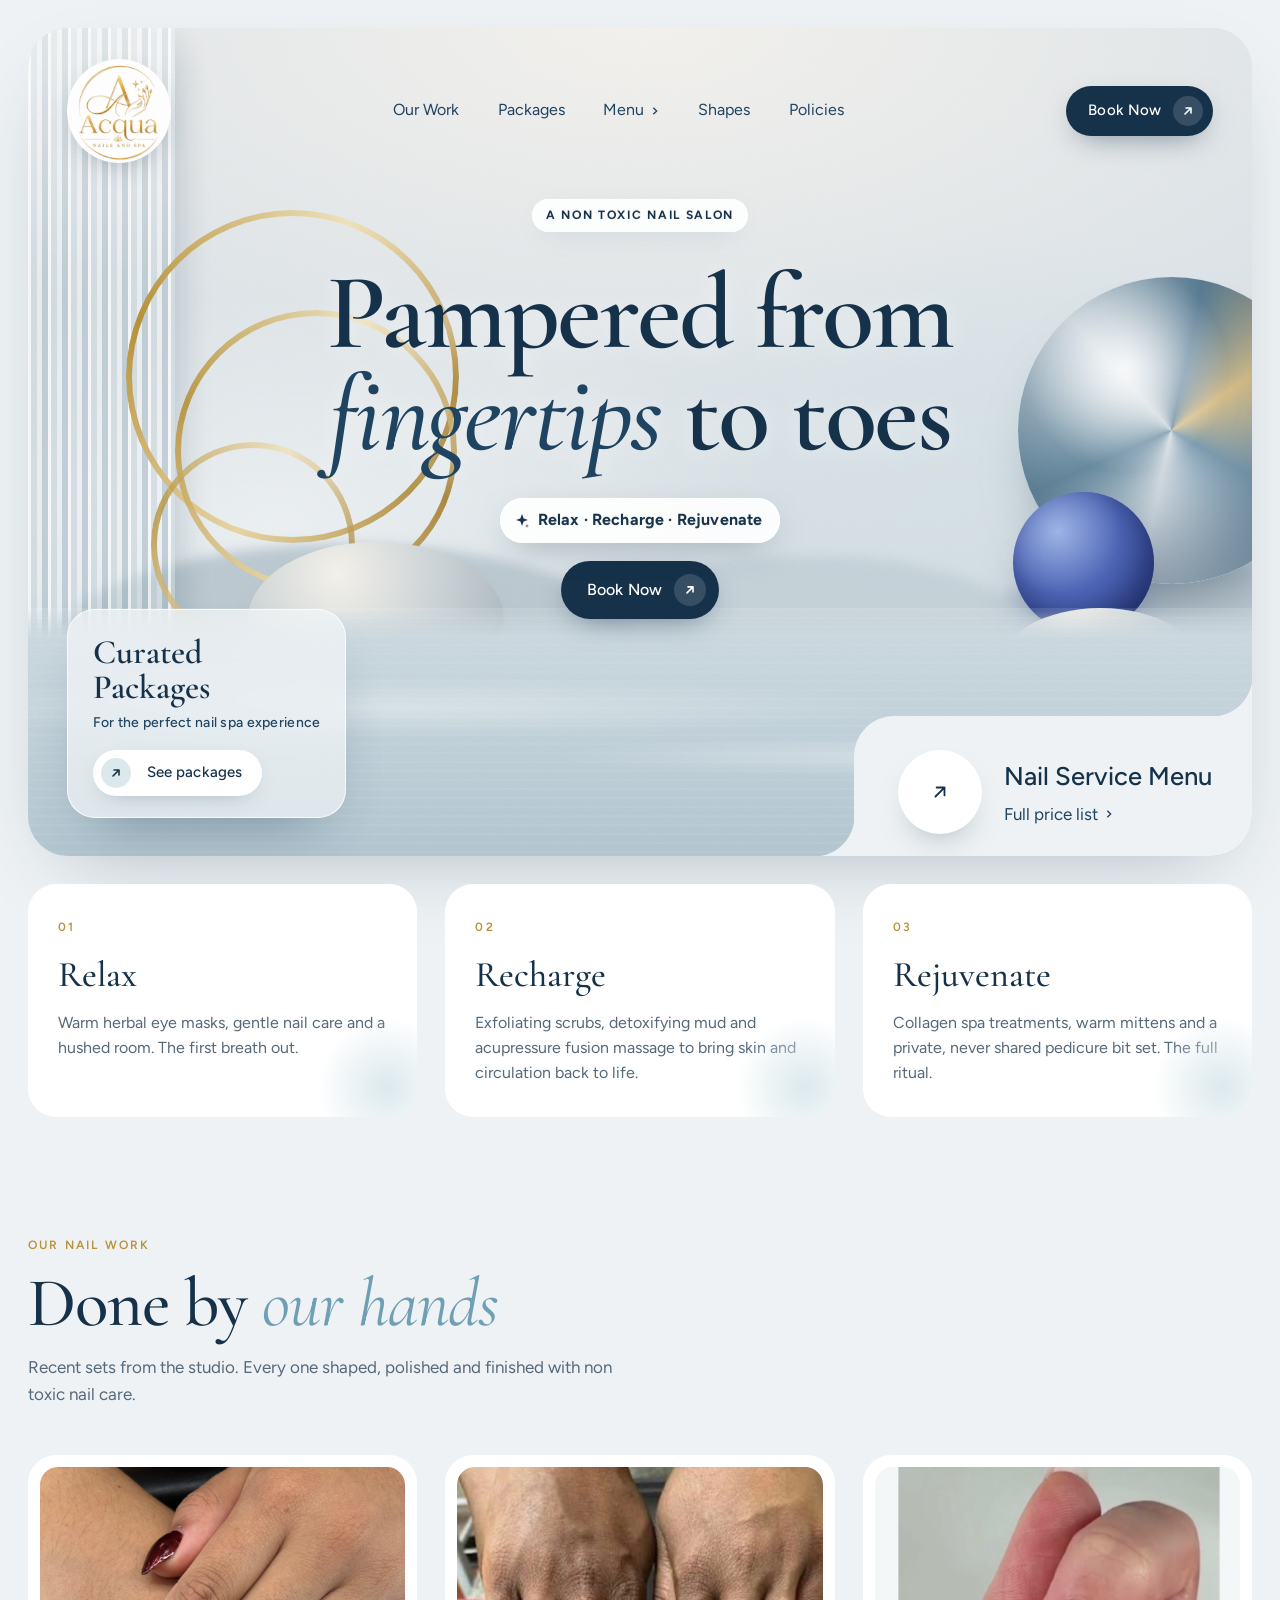
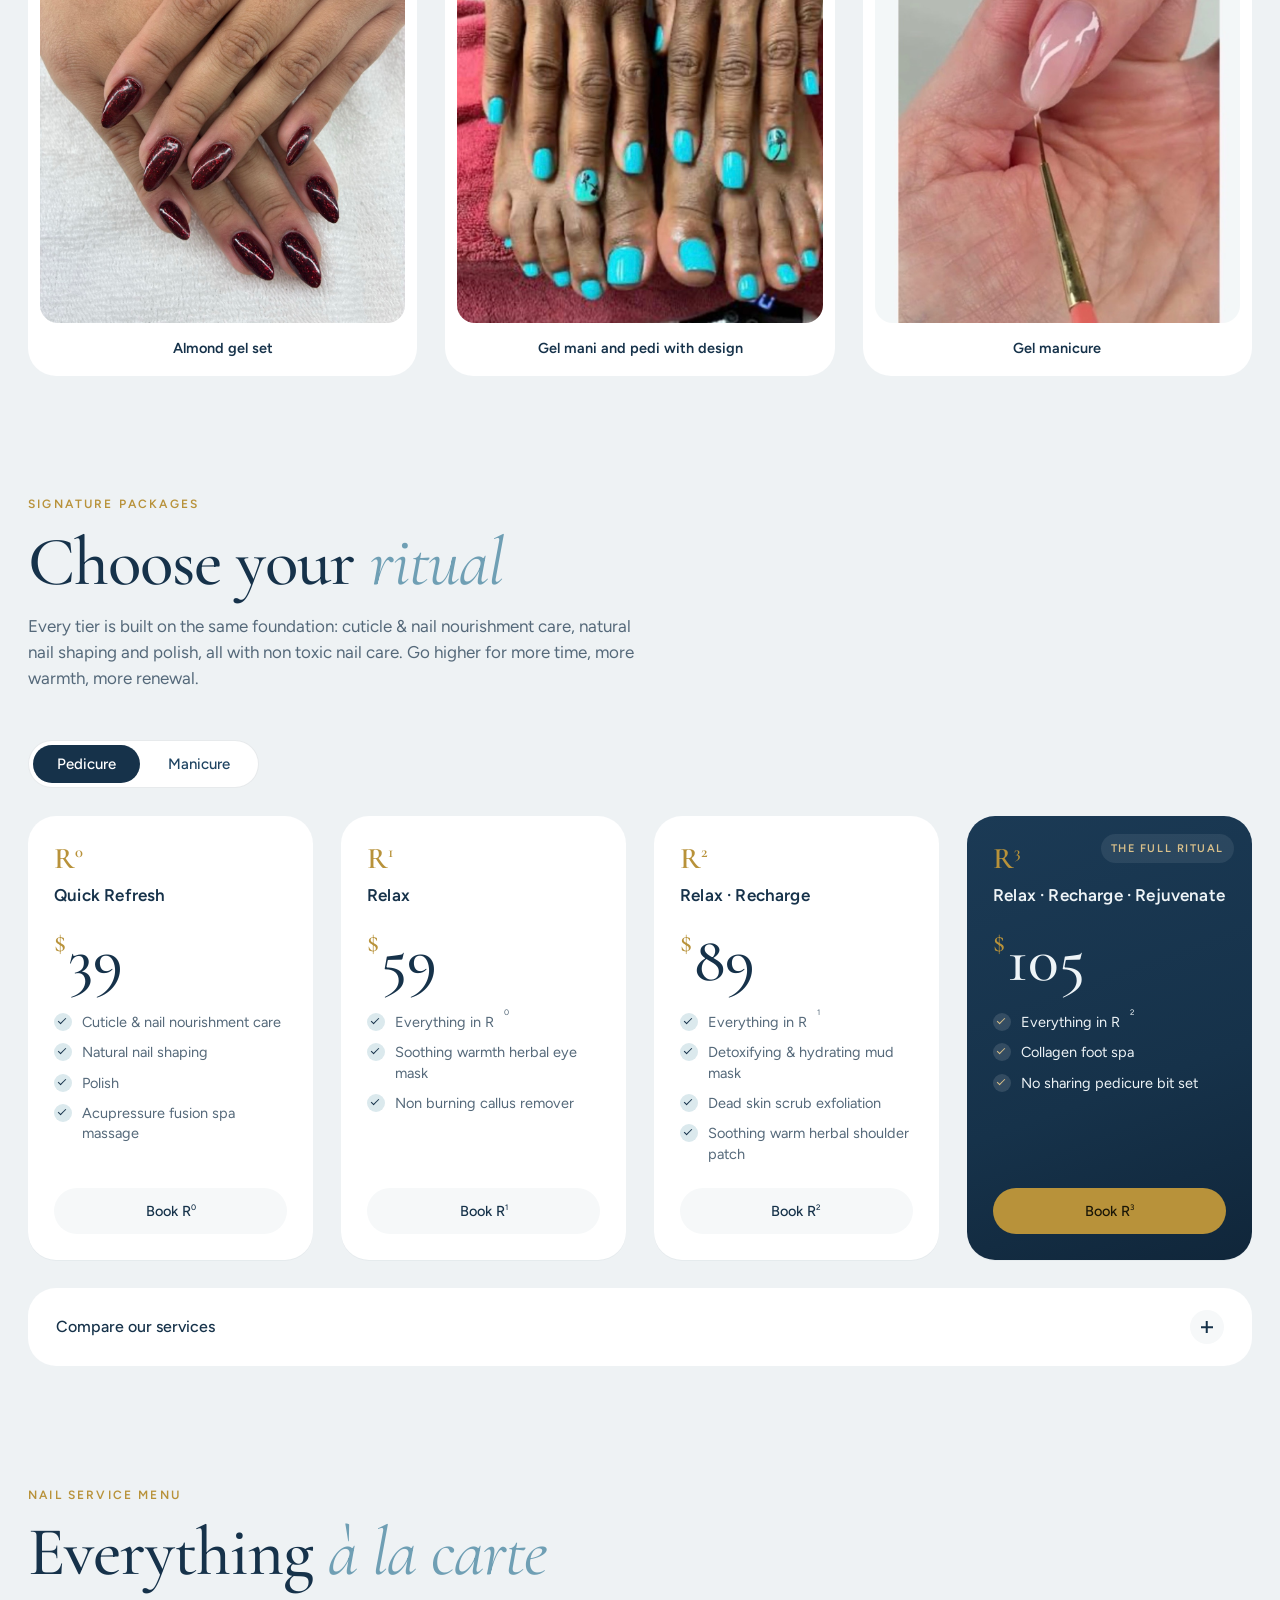
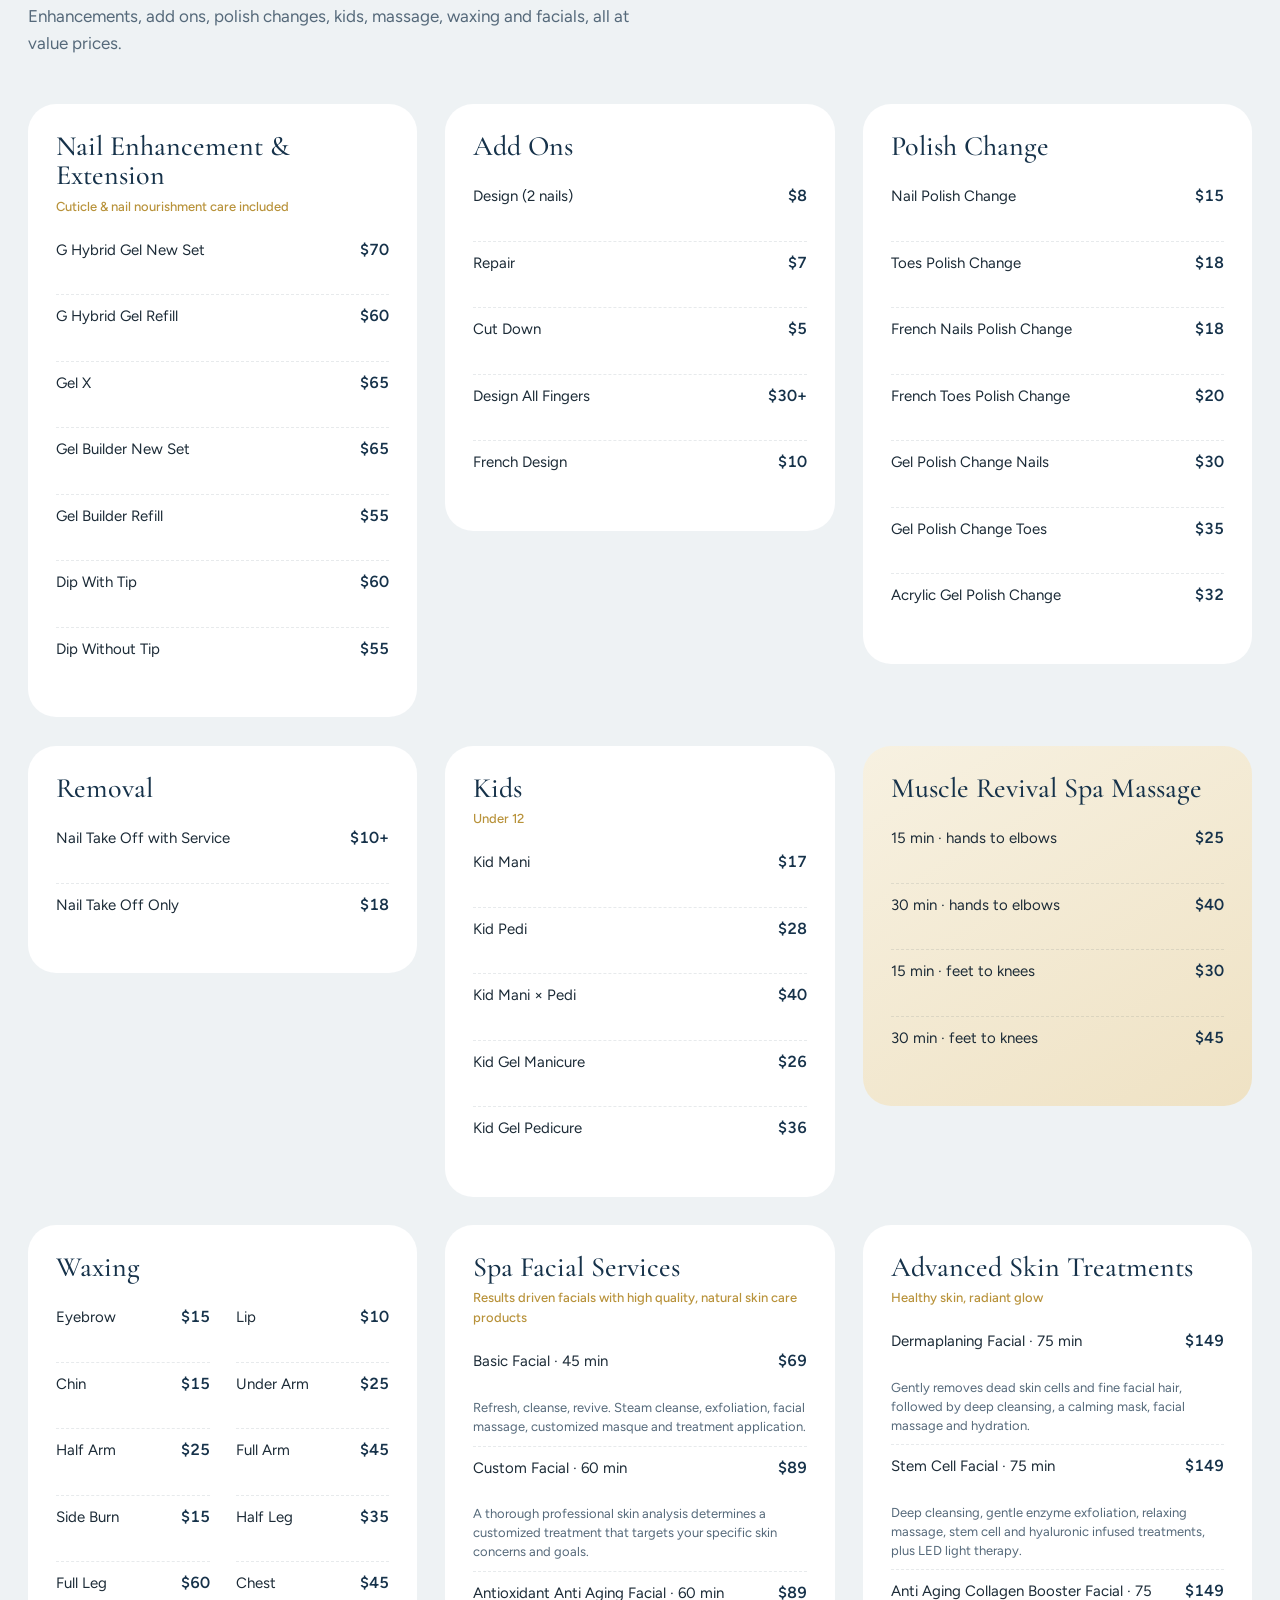
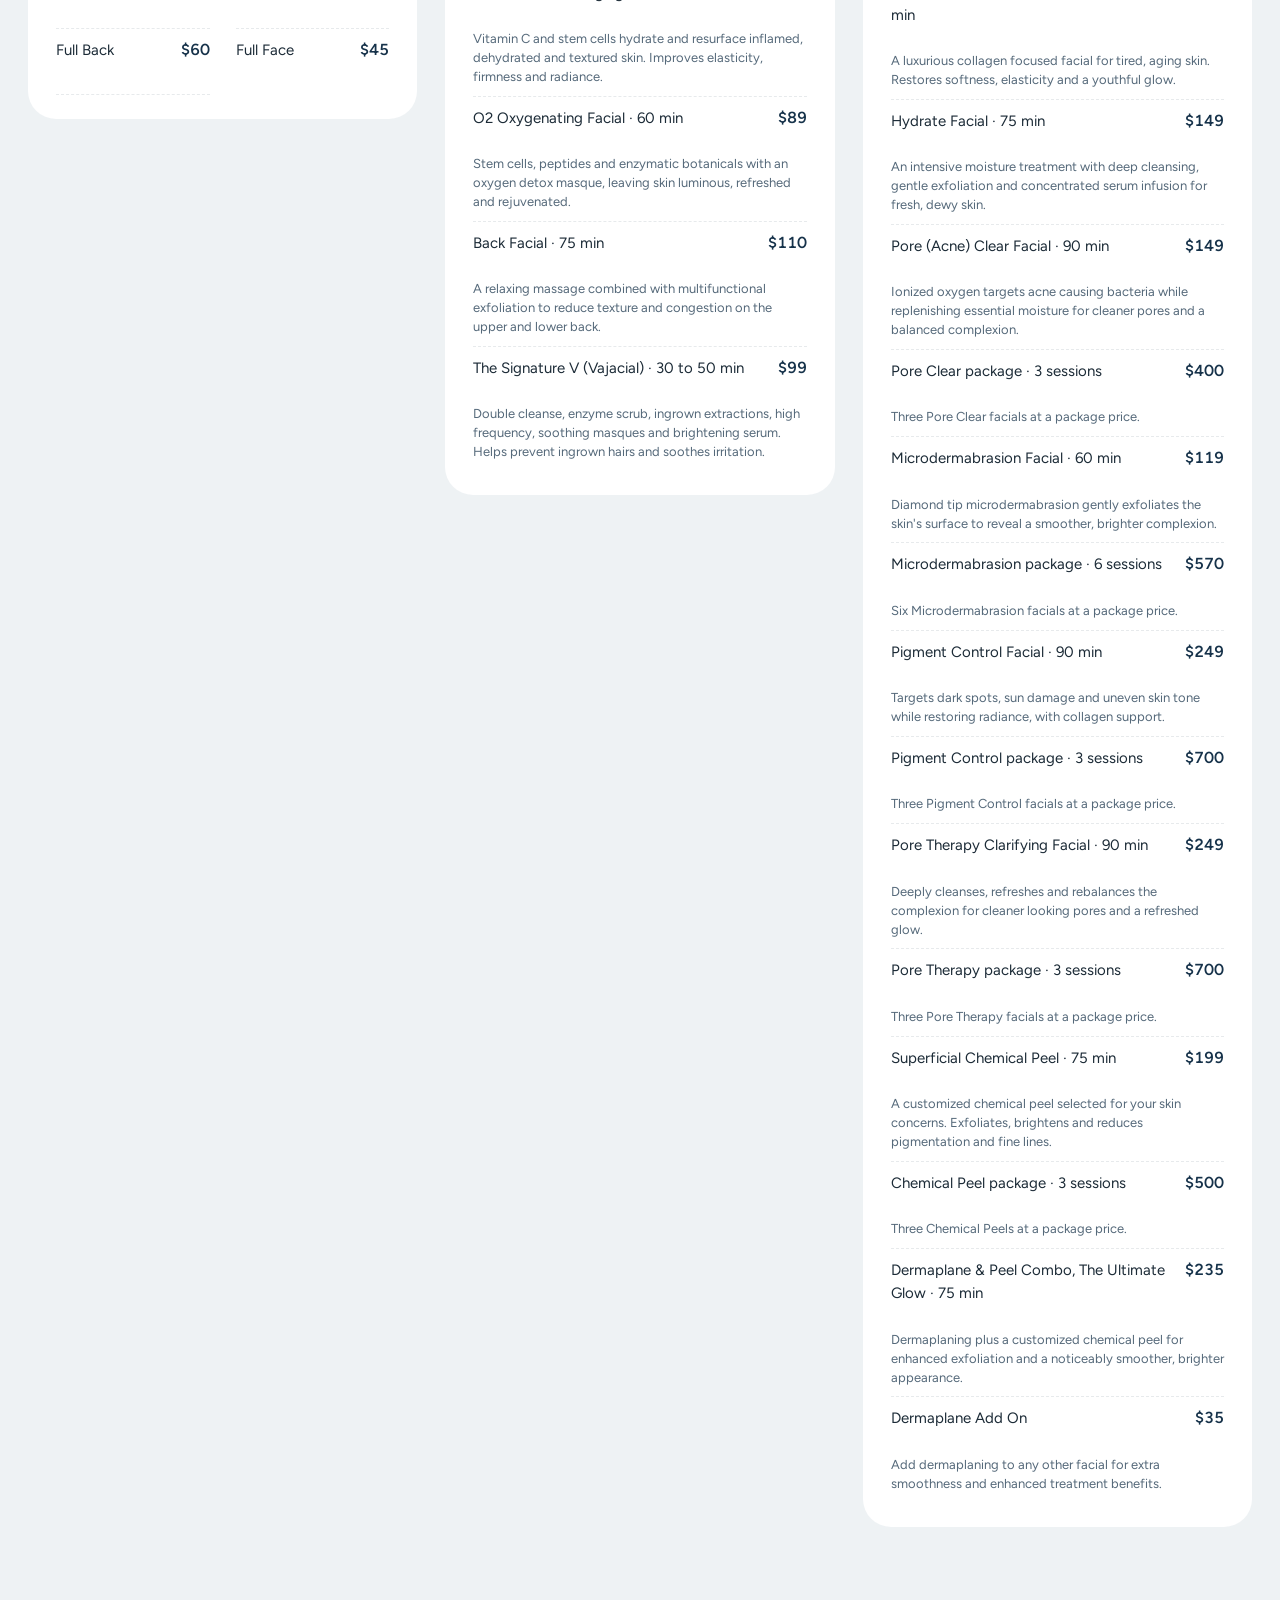
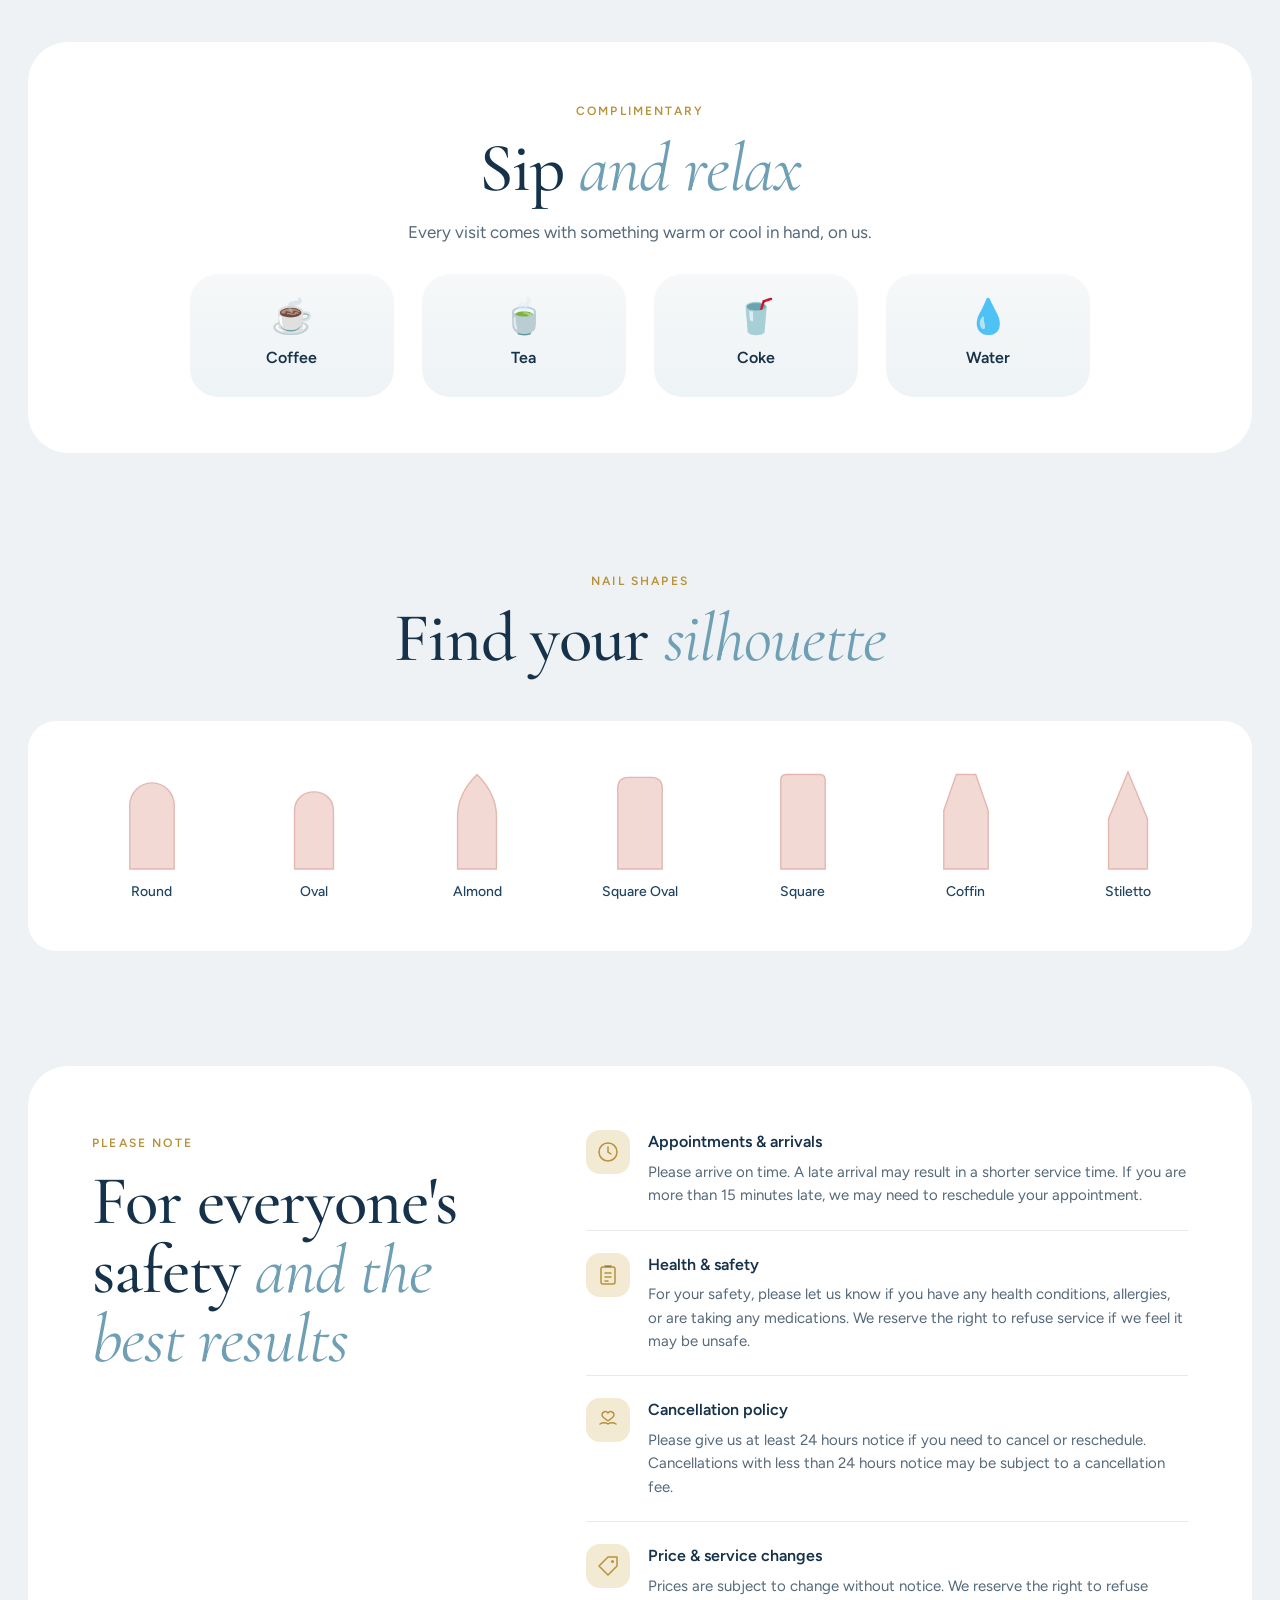
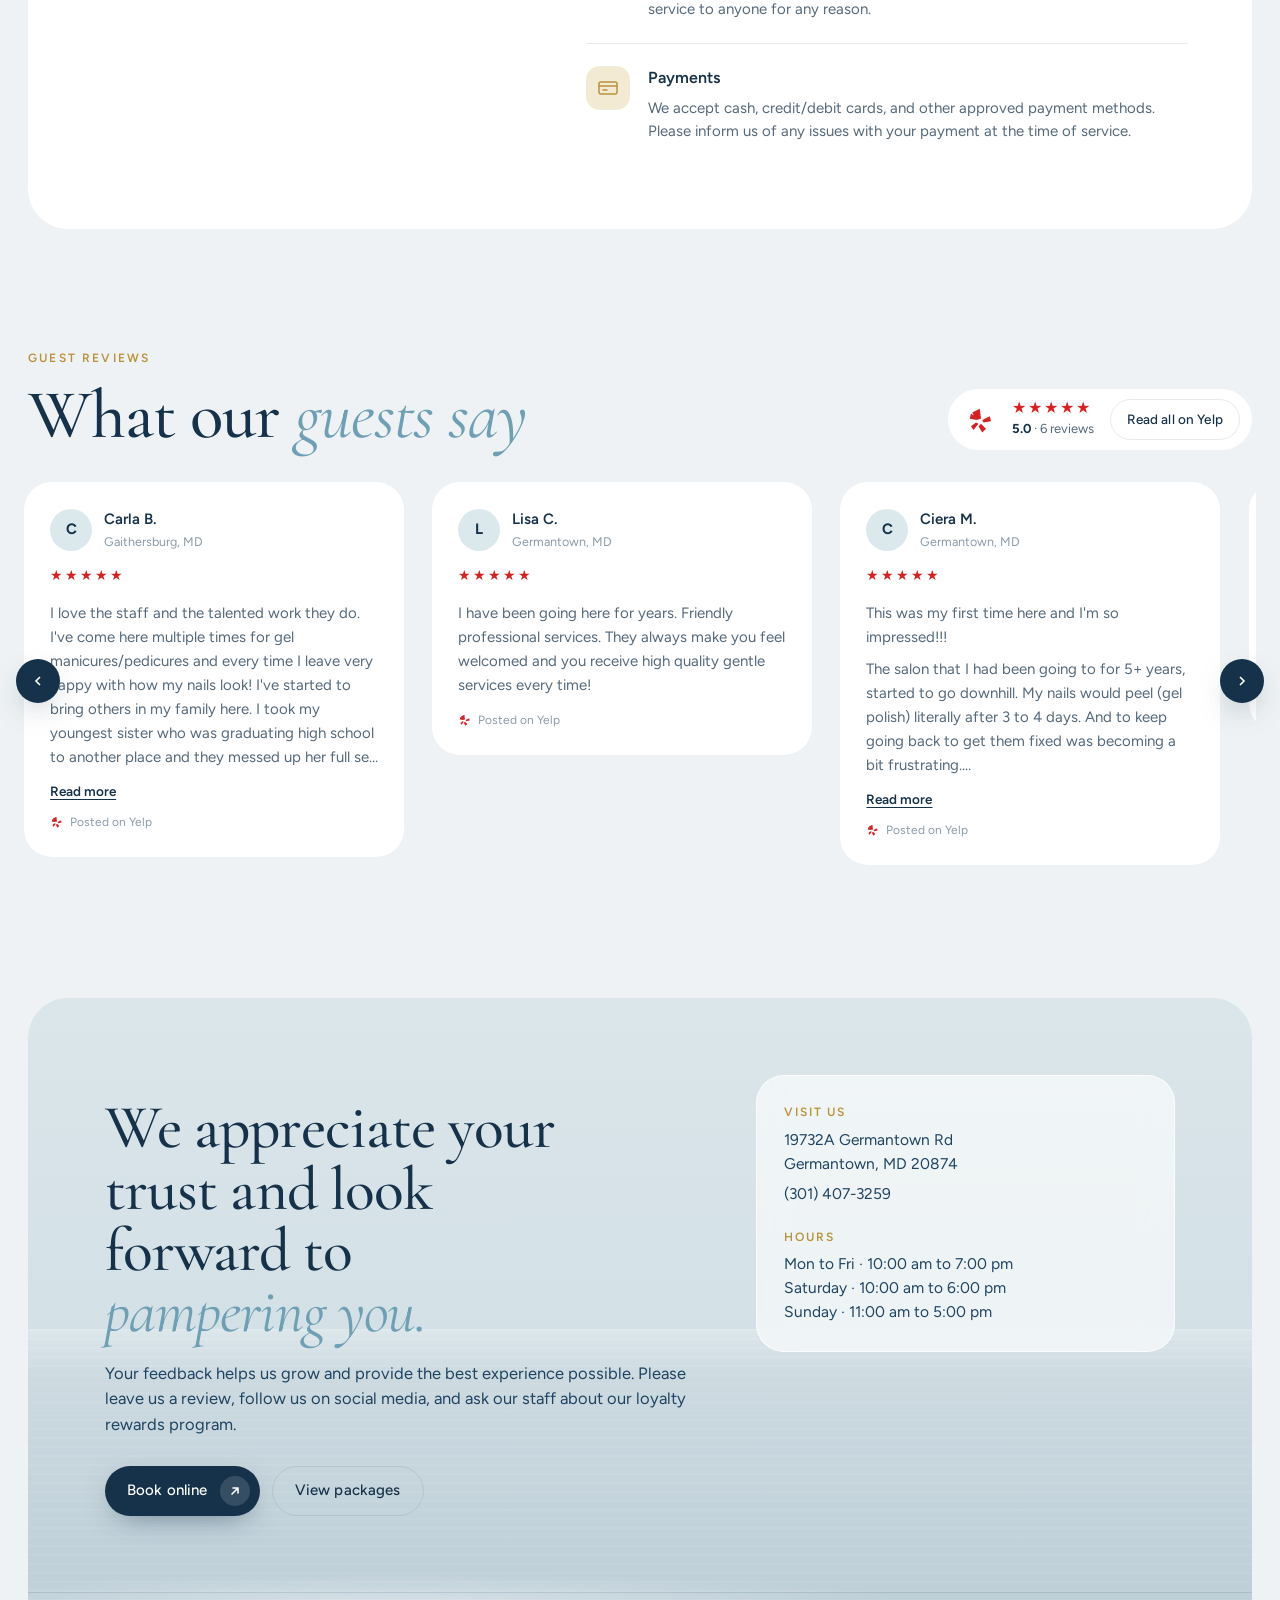
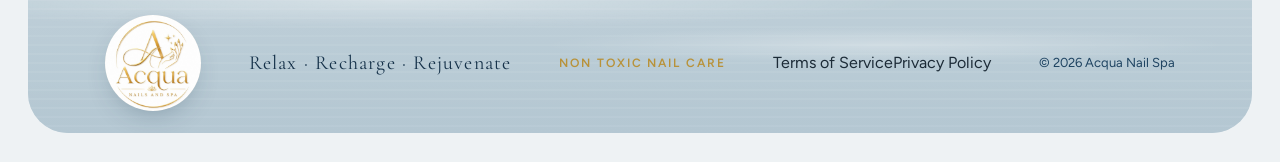
<file: index.html>
<!DOCTYPE html>
<html lang="en">
<head>
  <meta charset="UTF-8" />
  <meta name="viewport" content="width=device-width, initial-scale=1.0" />
  <title>Acqua Nail Spa · Relax · Recharge · Rejuvenate</title>
  <meta name="description" content="Acqua Nail Spa, a non toxic nail salon in Germantown, MD. Signature R³ manicures and pedicures, gel enhancements, waxing and facials." />
  <link rel="icon" href="images/logo.jpg" />
  <link rel="preconnect" href="https://fonts.googleapis.com" />
  <link rel="preconnect" href="https://fonts.gstatic.com" crossorigin />
  <link href="https://fonts.googleapis.com/css2?family=Cormorant+Garamond:ital,wght@0,400;0,500;0,600;1,400;1,500&family=Figtree:wght@300;400;500;600;700&display=swap" rel="stylesheet" />
  <link rel="stylesheet" href="styles.css" />
</head>
<body>
<!--
  All wording, prices, hours, photos and reviews live in the /content folder and are
  edited at /admin. This file is the layout only.
-->

<!-- ===================== HERO ===================== -->
<header class="hero" id="top">
  <div class="hero__scene" aria-hidden="true">
    <div class="scene__sky"></div>
    <div class="scene__haze"></div>
    <div class="scene__hills"></div>
    <div class="scene__column"></div>
    <div class="scene__ring scene__ring--a"></div>
    <div class="scene__ring scene__ring--b"></div>
    <div class="scene__ring scene__ring--c"></div>
    <div class="scene__orb scene__orb--marble"></div>
    <div class="scene__orb scene__orb--blue"></div>
    <div class="scene__stone scene__stone--l"></div>
    <div class="scene__stone scene__stone--r"></div>
    <div class="scene__water"></div>
    <div class="scene__ripple"></div>
    <div class="scene__grain"></div>
  </div>

  <nav class="nav">
    <a class="brand" href="#top" aria-label="Acqua Nail Spa home">
      <img class="brand__logo" data-logo src="images/logo.jpg" alt="Acqua Nails and Spa" width="104" height="104" />
    </a>

    <ul class="nav__links">
      <li><a href="#work">Our Work</a></li>
      <li><a href="#packages">Packages</a></li>
      <li><a href="#menu">Menu <svg viewBox="0 0 12 12" width="10" height="10" aria-hidden="true"><path d="M4 2l4 4-4 4" fill="none" stroke="currentColor" stroke-width="1.6"/></svg></a></li>
      <li><a href="#shapes">Shapes</a></li>
      <li><a href="#policies">Policies</a></li>
    </ul>

    <a class="btn btn--dark" data-book href="#" target="_blank" rel="noopener">
      <span data-text="hero.book_button">Book Now</span>
      <span class="btn__arrow"><svg viewBox="0 0 12 12" width="12" height="12" aria-hidden="true"><path d="M3 9l6-6M4 3h5v5" fill="none" stroke="currentColor" stroke-width="1.6" stroke-linecap="round" stroke-linejoin="round"/></svg></span>
    </a>

    <button class="nav__toggle" aria-label="Open menu" aria-expanded="false"><span></span><span></span></button>
  </nav>

  <div class="hero__content">
    <span class="chip chip--mini reveal" style="--d:.05s" data-text="hero.badge">A non toxic nail salon</span>
    <h1 class="hero__title reveal" style="--d:.15s"><span data-text="hero.title_start">Pampered from</span> <span class="hero__title-ital" data-text="hero.title_italic">fingertips</span> <span data-text="hero.title_end">to toes</span></h1>
    <span class="chip chip--hero reveal" style="--d:.35s">
      <svg viewBox="0 0 16 16" width="16" height="16" aria-hidden="true"><path d="M8 1l1.6 4.4L14 7l-4.4 1.6L8 13l-1.6-4.4L2 7l4.4-1.6L8 1Z" fill="currentColor"/><path d="M13 11l.6 1.4L15 13l-1.4.6L13 15l-.6-1.4L11 13l1.4-.6L13 11Z" fill="currentColor" opacity=".7"/></svg>
      <span data-text="hero.tagline">Relax · Recharge · Rejuvenate</span>
    </span>
    <a class="btn btn--dark btn--hero reveal" data-book href="#" target="_blank" rel="noopener" style="--d:.5s">
      <span data-text="hero.book_button">Book Now</span>
      <span class="btn__arrow"><svg viewBox="0 0 12 12" width="12" height="12" aria-hidden="true"><path d="M3 9l6-6M4 3h5v5" fill="none" stroke="currentColor" stroke-width="1.6" stroke-linecap="round" stroke-linejoin="round"/></svg></span>
    </a>
  </div>

  <aside class="hero__stat reveal" style="--d:.55s">
    <div class="stat__title" data-text="hero.card_title">Curated Packages</div>
    <div class="stat__label" data-text="hero.card_subtitle">For the perfect nail spa experience</div>
    <a class="btn btn--light" href="#packages">
      <span class="btn__arrow btn__arrow--first"><svg viewBox="0 0 12 12" width="12" height="12" aria-hidden="true"><path d="M3 9l6-6M4 3h5v5" fill="none" stroke="currentColor" stroke-width="1.6" stroke-linecap="round" stroke-linejoin="round"/></svg></span>
      <span data-text="hero.card_button">See packages</span>
    </a>
  </aside>

  <a class="hero__corner reveal" href="#menu" style="--d:.7s">
    <span class="corner__circle"><svg viewBox="0 0 16 16" width="18" height="18" aria-hidden="true"><path d="M4 12l8-8M5 4h7v7" fill="none" stroke="currentColor" stroke-width="1.6" stroke-linecap="round" stroke-linejoin="round"/></svg></span>
    <span class="corner__text">
      <strong data-text="hero.corner_title">Nail Service Menu</strong>
      <span><span data-text="hero.corner_subtitle">Full price list</span> <svg viewBox="0 0 12 12" width="10" height="10" aria-hidden="true"><path d="M4 2l4 4-4 4" fill="none" stroke="currentColor" stroke-width="1.6"/></svg></span>
    </span>
  </a>
</header>

<!-- ===================== PILLARS ===================== -->
<section class="pillars" aria-label="Our philosophy" data-list="pillars"></section>

<!-- ===================== OUR WORK ===================== -->
<section class="section work" id="work">
  <div class="section__head reveal">
    <span class="eyebrow" data-text="gallery.label">Our nail work</span>
    <h2><span data-text="gallery.heading">Done by</span> <em data-text="gallery.heading_italic">our hands</em></h2>
    <p data-text="gallery.intro"></p>
  </div>
  <div class="work__grid" data-list="gallery"></div>
</section>

<!-- ===================== PACKAGES ===================== -->
<section class="section packages" id="packages">
  <div class="section__head reveal">
    <span class="eyebrow" data-text="packages.label">Signature packages</span>
    <h2><span data-text="packages.heading">Choose your</span> <em data-text="packages.heading_italic">ritual</em></h2>
    <p data-text="packages.intro"></p>
  </div>

  <div class="tabs reveal" role="tablist" aria-label="Package type">
    <button class="tab is-active" role="tab" aria-selected="true" data-tab="pedicure">Pedicure</button>
    <button class="tab" role="tab" aria-selected="false" data-tab="manicure">Manicure</button>
    <span class="tabs__glider" aria-hidden="true"></span>
  </div>

  <div class="tier-grid tier-grid--4" data-panel="pedicure" data-tiers="pedicure" role="tabpanel"></div>
  <div class="tier-grid tier-grid--3" data-panel="manicure" data-tiers="manicure" role="tabpanel" hidden></div>

  <details class="compare reveal">
    <summary><span data-text="packages.compare_label">Compare our services</span><i></i></summary>
    <div class="compare__wrap" data-panel="pedicure" data-compare="pedicure"></div>
    <div class="compare__wrap" data-panel="manicure" data-compare="manicure" hidden></div>
    <p class="compare__note" data-text="packages.compare_note"></p>
  </details>
</section>

<!-- ===================== MENU ===================== -->
<section class="section menu" id="menu">
  <div class="section__head reveal">
    <span class="eyebrow" data-text="menu.label">Nail service menu</span>
    <h2><span data-text="menu.heading">Everything</span> <em data-text="menu.heading_italic">à la carte</em></h2>
    <p data-text="menu.intro"></p>
  </div>
  <div class="menu__grid" data-list="menu"></div>
</section>

<!-- ===================== SIP & RELAX ===================== -->
<section class="section sip" id="sip">
  <div class="sip__card">
    <div class="section__head section__head--center reveal">
      <span class="eyebrow" data-text="sip.label">Complimentary</span>
      <h2><span data-text="sip.heading">Sip</span> <em data-text="sip.heading_italic">and relax</em></h2>
      <p data-text="sip.text"></p>
    </div>
    <ul class="sip__row" data-list="sip"></ul>
  </div>
</section>

<!-- ===================== SHAPES ===================== -->
<section class="section shapes" id="shapes">
  <div class="section__head section__head--center reveal">
    <span class="eyebrow">Nail shapes</span>
    <h2>Find your <em>silhouette</em></h2>
  </div>
  <div class="shapes__row">
    <figure class="shape reveal" style="--d:0s"><svg viewBox="0 0 40 72"><path d="M4 72V26a16 16 0 0 1 32 0v46Z"/></svg><figcaption>Round</figcaption></figure>
    <figure class="shape reveal" style="--d:.05s"><svg viewBox="0 0 40 72"><path d="M6 72V30C6 12 34 12 34 30v42Z"/></svg><figcaption>Oval</figcaption></figure>
    <figure class="shape reveal" style="--d:.1s"><svg viewBox="0 0 40 72"><path d="M6 72V34c0-14 8-24 14-30 6 6 14 16 14 30v38Z"/></svg><figcaption>Almond</figcaption></figure>
    <figure class="shape reveal" style="--d:.15s"><svg viewBox="0 0 40 72"><path d="M4 72V14q0-8 8-8h16q8 0 8 8v58Z"/></svg><figcaption>Square Oval</figcaption></figure>
    <figure class="shape reveal" style="--d:.2s"><svg viewBox="0 0 40 72"><path d="M4 72V8q0-4 4-4h24q4 0 4 4v64Z"/></svg><figcaption>Square</figcaption></figure>
    <figure class="shape reveal" style="--d:.25s"><svg viewBox="0 0 40 72"><path d="M4 72V30L13 4h14l9 26v42Z"/></svg><figcaption>Coffin</figcaption></figure>
    <figure class="shape reveal" style="--d:.3s"><svg viewBox="0 0 40 72"><path d="M6 72V36L20 2l14 34v36Z"/></svg><figcaption>Stiletto</figcaption></figure>
  </div>
</section>

<!-- ===================== POLICIES ===================== -->
<section class="section policies" id="policies">
  <div class="policies__card">
    <div class="section__head reveal">
      <span class="eyebrow" data-text="policies.label">Please note</span>
      <h2><span data-text="policies.heading">For everyone's safety</span> <em data-text="policies.heading_italic">and the best results</em></h2>
    </div>
    <ul class="policy-list" data-list="policies"></ul>
  </div>
</section>

<!-- ===================== REVIEWS ===================== -->
<section class="section reviews" id="reviews" aria-label="Guest reviews">
  <div class="reviews__head reveal">
    <div>
      <span class="eyebrow" data-text="reviews.label">Guest reviews</span>
      <h2><span data-text="reviews.heading">What our</span> <em data-text="reviews.heading_italic">guests say</em></h2>
    </div>
    <div class="reviews__summary">
      <span class="g-logo" data-source-logo></span>
      <div>
        <div class="reviews__stars" aria-label="5 out of 5 stars">★★★★★</div>
        <div class="reviews__meta"><b id="reviewsAvg">5.0</b> · <span id="reviewsCount">0</span> reviews</div>
      </div>
      <a class="btn btn--ghost btn--sm" id="reviewsLink" href="#" target="_blank" rel="noopener" data-text="reviews.button">Read all on Yelp</a>
    </div>
  </div>

  <div class="reviews__scroller">
    <button class="reviews__nav reviews__nav--prev" aria-label="Previous reviews"><svg viewBox="0 0 12 12" width="12" height="12" aria-hidden="true"><path d="M8 2L4 6l4 4" fill="none" stroke="currentColor" stroke-width="1.6"/></svg></button>
    <div class="reviews__track" id="reviewsTrack" tabindex="0"></div>
    <button class="reviews__nav reviews__nav--next" aria-label="Next reviews"><svg viewBox="0 0 12 12" width="12" height="12" aria-hidden="true"><path d="M4 2l4 4-4 4" fill="none" stroke="currentColor" stroke-width="1.6"/></svg></button>
  </div>
</section>

<!-- ===================== VISIT / FOOTER ===================== -->
<footer class="visit" id="visit">
  <div class="visit__card">
    <div class="visit__scene" aria-hidden="true"><div class="scene__water scene__water--footer"></div><div class="scene__ripple"></div></div>
    <div class="visit__inner">
      <div class="visit__main reveal">
        <h2><span data-text="footer.heading">We appreciate your trust and look forward to</span> <em data-text="footer.heading_italic">pampering you.</em></h2>
        <p data-text="footer.text"></p>
        <div class="visit__actions">
          <a class="btn btn--dark" data-book href="#" target="_blank" rel="noopener">
            <span data-text="footer.book_button">Book online</span>
            <span class="btn__arrow"><svg viewBox="0 0 12 12" width="12" height="12" aria-hidden="true"><path d="M3 9l6-6M4 3h5v5" fill="none" stroke="currentColor" stroke-width="1.6" stroke-linecap="round" stroke-linejoin="round"/></svg></span>
          </a>
          <a class="btn btn--ghost" href="#packages" data-text="footer.packages_button">View packages</a>
        </div>
      </div>

      <div class="visit__aside reveal" style="--d:.1s">
        <div class="visit__block">
          <h4>Visit us</h4>
          <p><a data-map href="#" target="_blank" rel="noopener"><span data-text="address_line1"></span><br/><span data-text="address_line2"></span></a></p>
          <p><a data-tel href="#" data-text="phone"></a></p>
        </div>
        <div class="visit__block">
          <h4>Hours</h4>
          <p data-list="hours"></p>
        </div>
      </div>
    </div>

    <div class="visit__bottom">
      <a class="brand brand--footer" href="#top">
        <img class="brand__logo brand__logo--footer" data-logo src="images/logo.jpg" alt="Acqua Nails and Spa" width="96" height="96" />
      </a>
      <p class="visit__motto" data-text="footer.motto">Relax · Recharge · Rejuvenate</p>
      <p class="visit__tag" data-text="footer.tag">Non toxic nail care</p>
      <nav class="legal-links" aria-label="Legal"><a href="terms">Terms of Service</a><a href="privacy">Privacy Policy</a></nav>
      <p class="visit__copy">© <span id="year"></span> <span data-text="site_title">Acqua Nail Spa</span></p>
    </div>
  </div>
</footer>

<script src="script.js"></script>
</body>
</html>
</file>
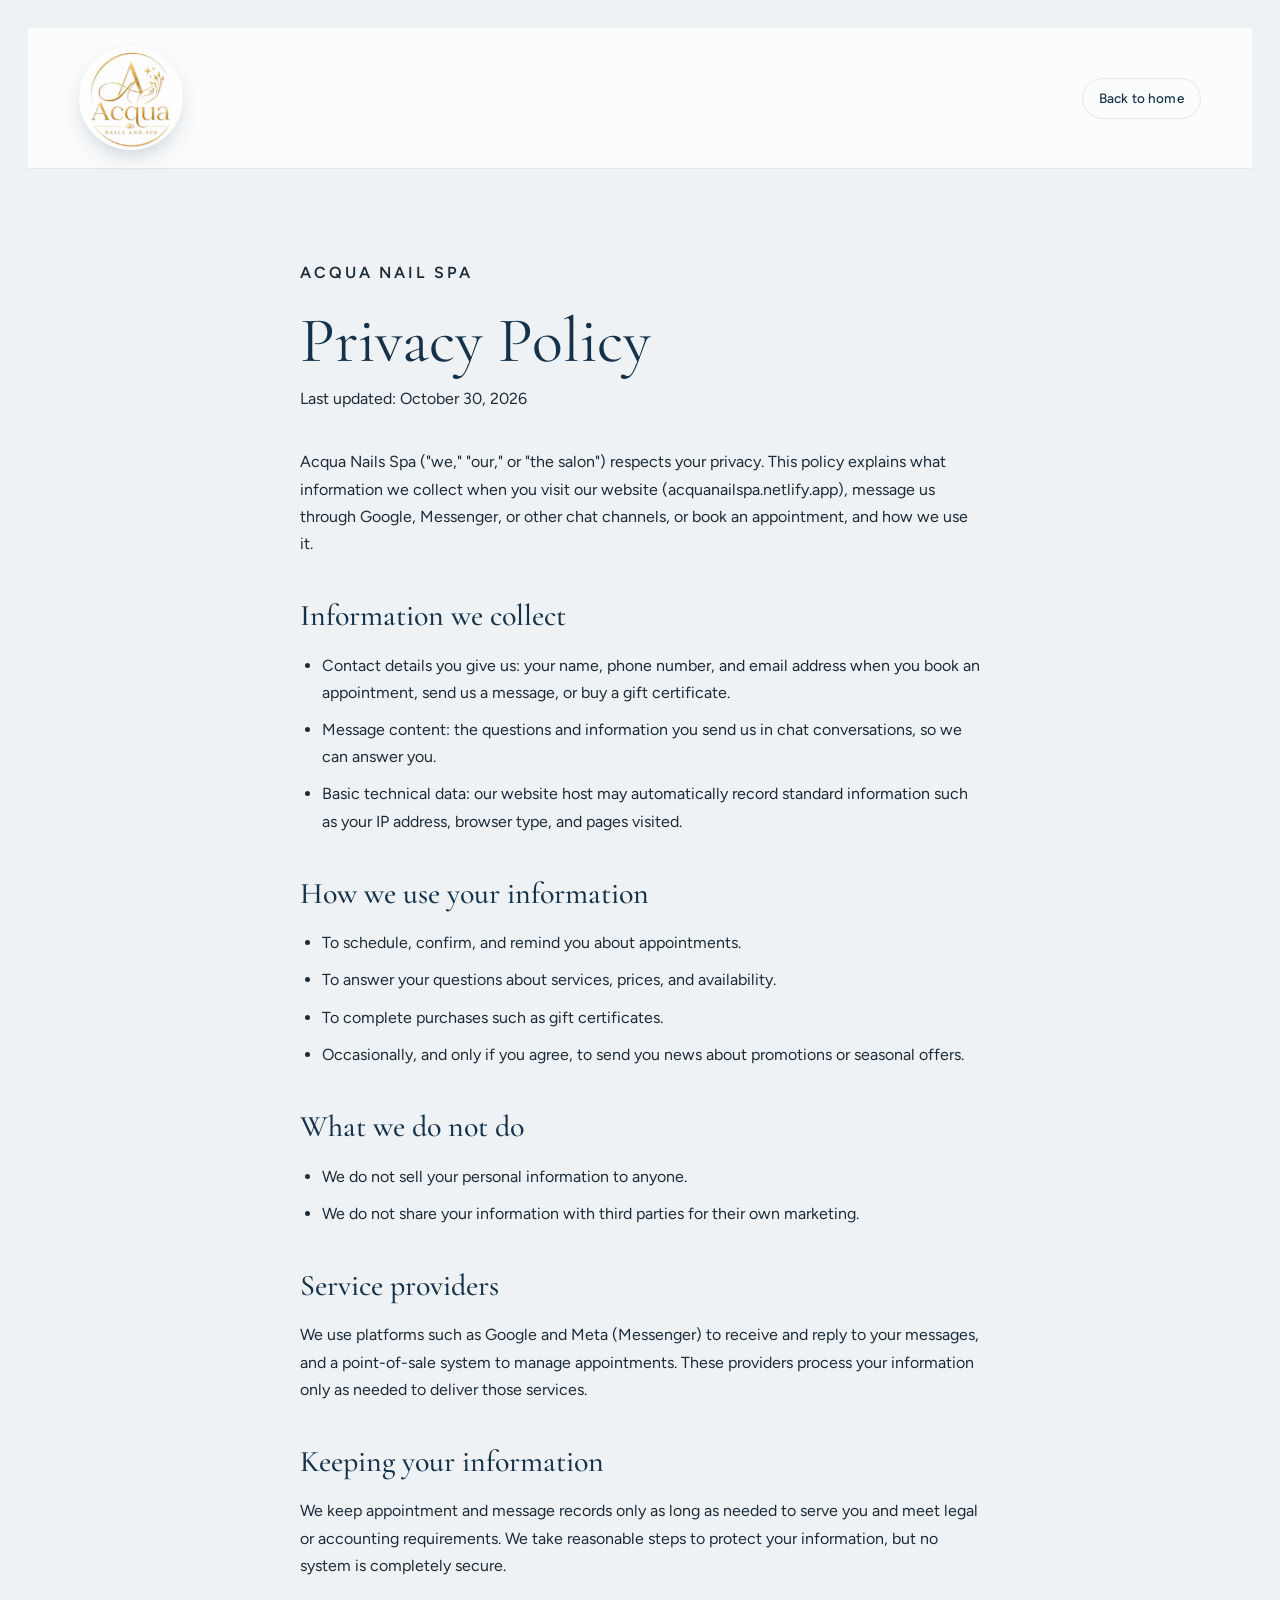
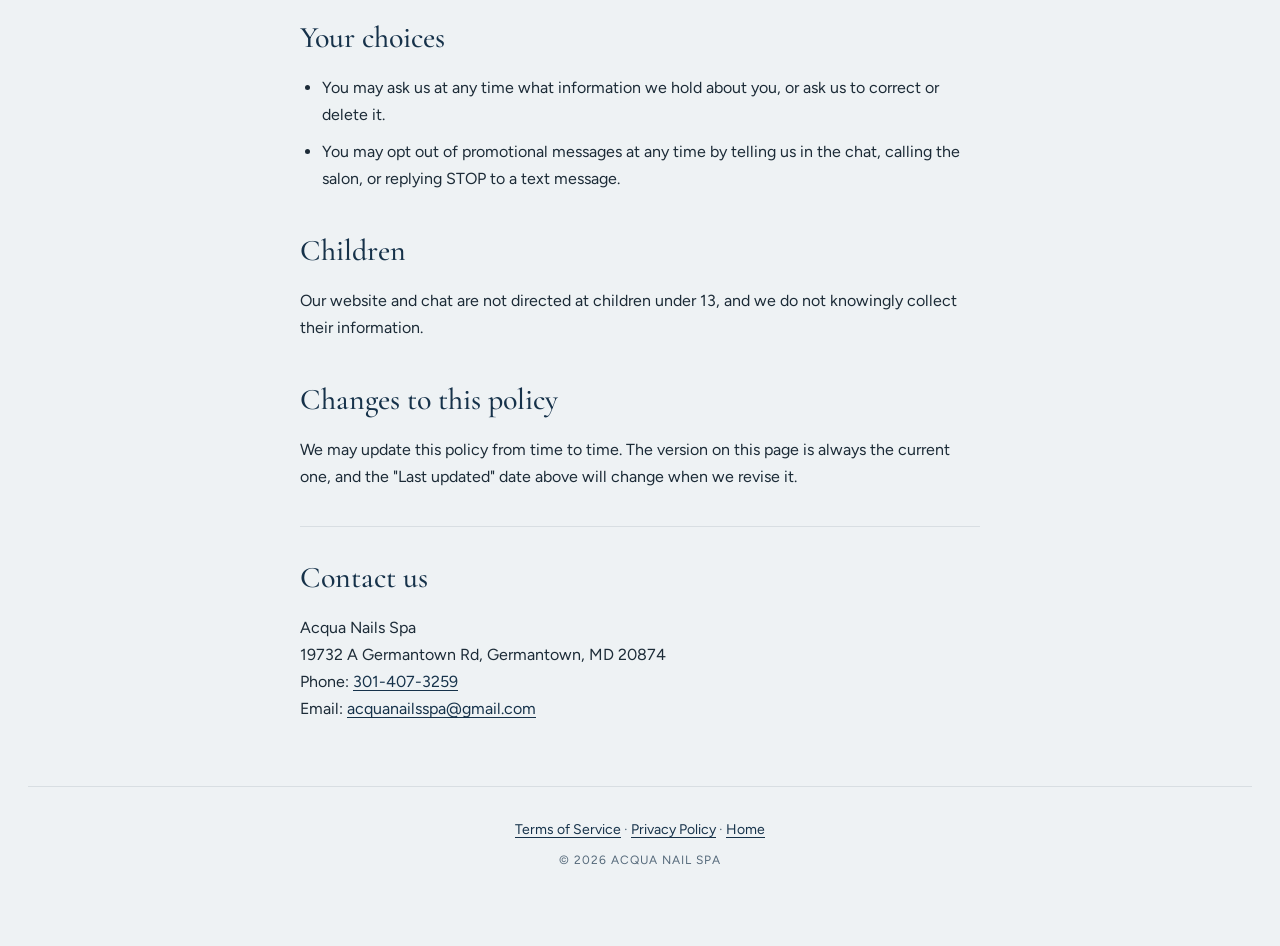
<file: privacy.html>
<!DOCTYPE html>
<html lang="en">
<head>
  <meta charset="UTF-8" />
  <meta name="viewport" content="width=device-width, initial-scale=1.0" />
  <title>Privacy Policy · Acqua Nail Spa</title>
  <meta name="description" content="Privacy Policy for Acqua Nail Spa, covering the information we collect, how we use it, and your choices." />
  <link rel="icon" href="images/logo.jpg" />
  <link rel="preconnect" href="https://fonts.googleapis.com" />
  <link rel="preconnect" href="https://fonts.gstatic.com" crossorigin />
  <link href="https://fonts.googleapis.com/css2?family=Cormorant+Garamond:ital,wght@0,400;0,500;0,600;1,400;1,500&family=Figtree:wght@300;400;500;600;700&display=swap" rel="stylesheet" />
  <link rel="stylesheet" href="styles.css" />
  <link rel="stylesheet" href="legal.css" />
</head>
<body class="legal-page">
<header class="legal-top">
  <a class="brand" href="/" aria-label="Acqua Nail Spa home"><img class="brand__logo" src="images/logo.jpg" alt="Acqua Nails and Spa" width="72" height="72" /></a>
  <a class="btn btn--ghost btn--sm" href="/">Back to home</a>
</header>
<main class="legal">
  <p class="eyebrow">Acqua Nail Spa</p>
  <h1>Privacy Policy</h1>
  <p class="legal__updated">Last updated: October 30, 2026</p>
  <p>Acqua Nails Spa ("we," "our," or "the salon") respects your privacy. This policy explains what information we collect when you visit our website (acquanailspa.netlify.app), message us through Google, Messenger, or other chat channels, or book an appointment, and how we use it.</p>
  <section>
    <h2>Information we collect</h2>
    <ul>
      <li>Contact details you give us: your name, phone number, and email address when you book an appointment, send us a message, or buy a gift certificate.</li>
      <li>Message content: the questions and information you send us in chat conversations, so we can answer you.</li>
      <li>Basic technical data: our website host may automatically record standard information such as your IP address, browser type, and pages visited.</li>
    </ul>
  </section>
  <section>
    <h2>How we use your information</h2>
    <ul>
      <li>To schedule, confirm, and remind you about appointments.</li>
      <li>To answer your questions about services, prices, and availability.</li>
      <li>To complete purchases such as gift certificates.</li>
      <li>Occasionally, and only if you agree, to send you news about promotions or seasonal offers.</li>
    </ul>
  </section>
  <section>
    <h2>What we do not do</h2>
    <ul>
      <li>We do not sell your personal information to anyone.</li>
      <li>We do not share your information with third parties for their own marketing.</li>
    </ul>
  </section>
  <section>
    <h2>Service providers</h2>
    <p>We use platforms such as Google and Meta (Messenger) to receive and reply to your messages, and a point-of-sale system to manage appointments. These providers process your information only as needed to deliver those services.</p>
  </section>
  <section>
    <h2>Keeping your information</h2>
    <p>We keep appointment and message records only as long as needed to serve you and meet legal or accounting requirements. We take reasonable steps to protect your information, but no system is completely secure.</p>
  </section>
  <section>
    <h2>Your choices</h2>
    <ul>
      <li>You may ask us at any time what information we hold about you, or ask us to correct or delete it.</li>
      <li>You may opt out of promotional messages at any time by telling us in the chat, calling the salon, or replying STOP to a text message.</li>
    </ul>
  </section>
  <section>
    <h2>Children</h2>
    <p>Our website and chat are not directed at children under 13, and we do not knowingly collect their information.</p>
  </section>
  <section>
    <h2>Changes to this policy</h2>
    <p>We may update this policy from time to time. The version on this page is always the current one, and the &quot;Last updated&quot; date above will change when we revise it.</p>
  </section>
  <section class="legal__contact">
    <h2>Contact us</h2>
    <p>Acqua Nails Spa<br />19732 A Germantown Rd, Germantown, MD 20874<br />Phone: <a href="tel:+13014073259">301-407-3259</a><br />Email: <a href="mailto:acquanailsspa@gmail.com">acquanailsspa@gmail.com</a></p>
  </section>
</main>
<footer class="legal-foot">
  <a href="terms">Terms of Service</a> · <a href="privacy">Privacy Policy</a> · <a href="/">Home</a>
  <p>© <span id="year"></span> Acqua Nail Spa</p>
</footer>
<script>document.getElementById('year').textContent = new Date().getFullYear();</script>
</body>
</html>
</file>
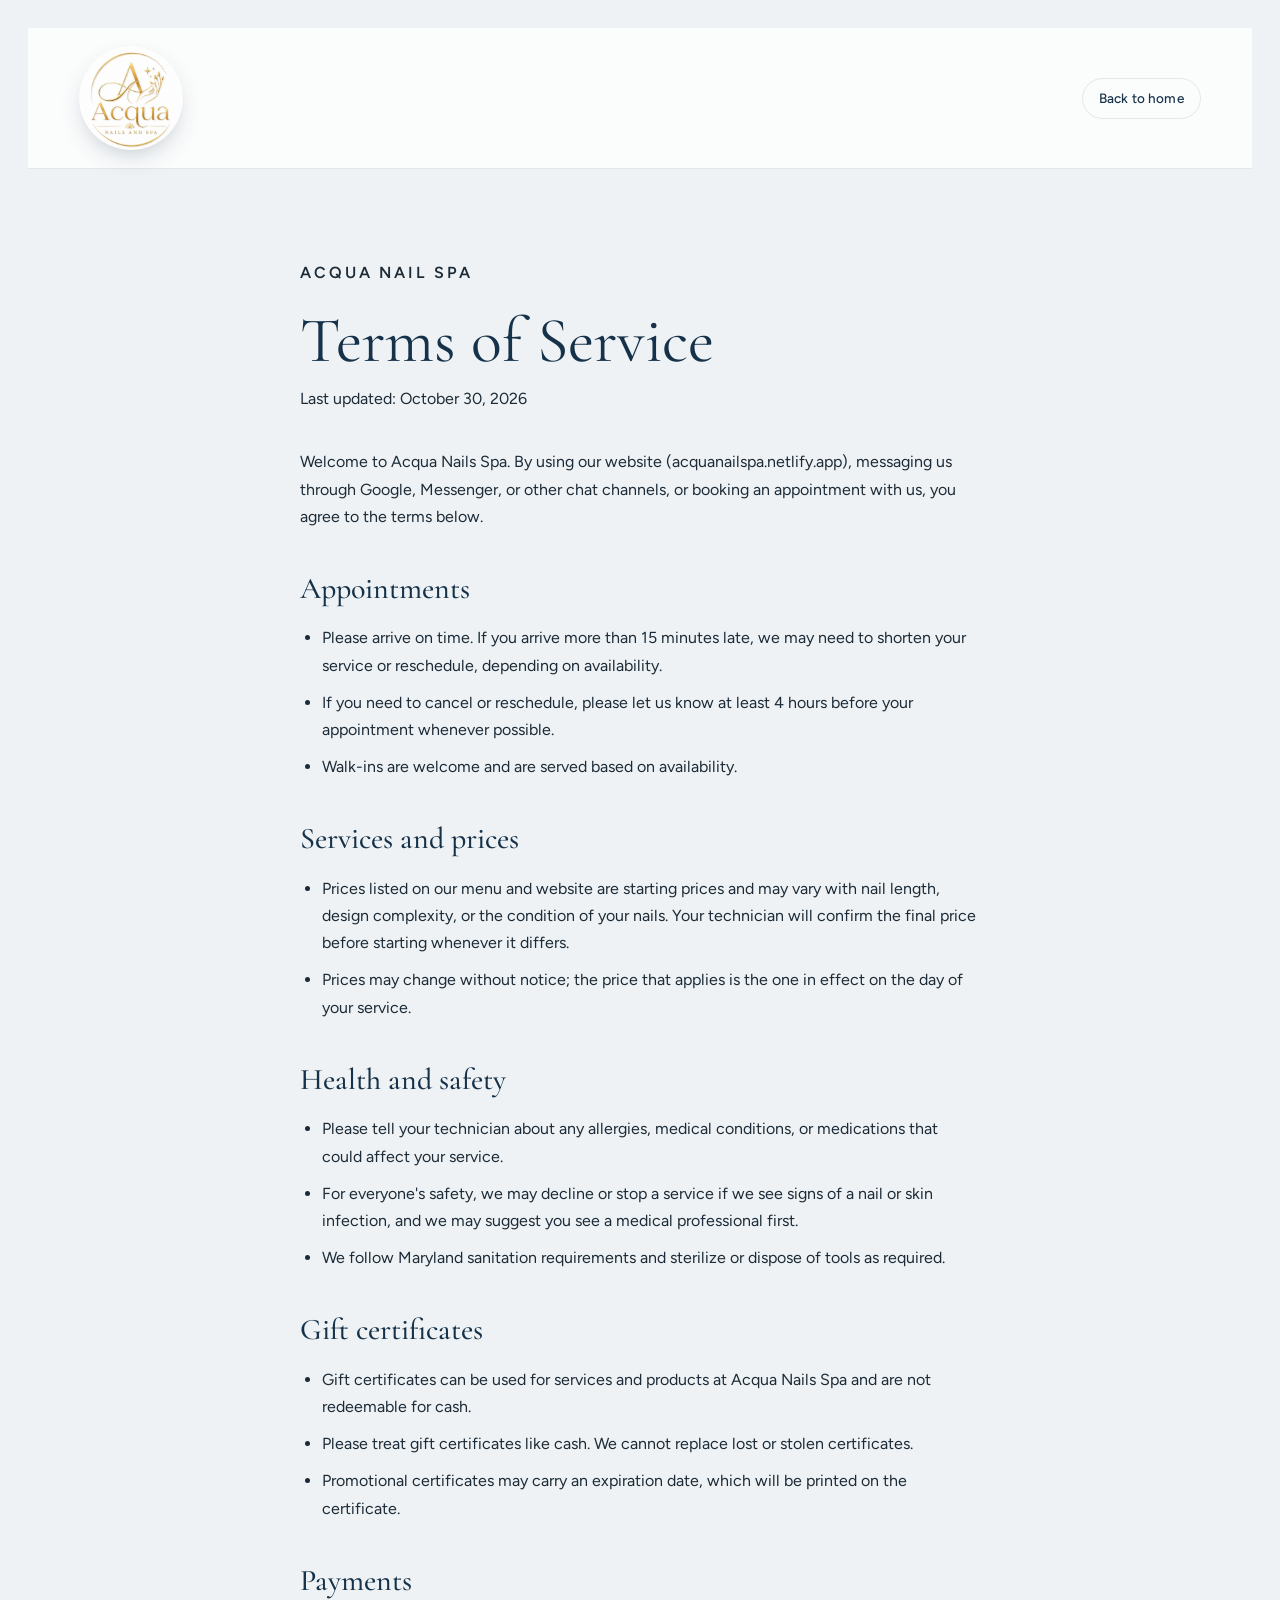
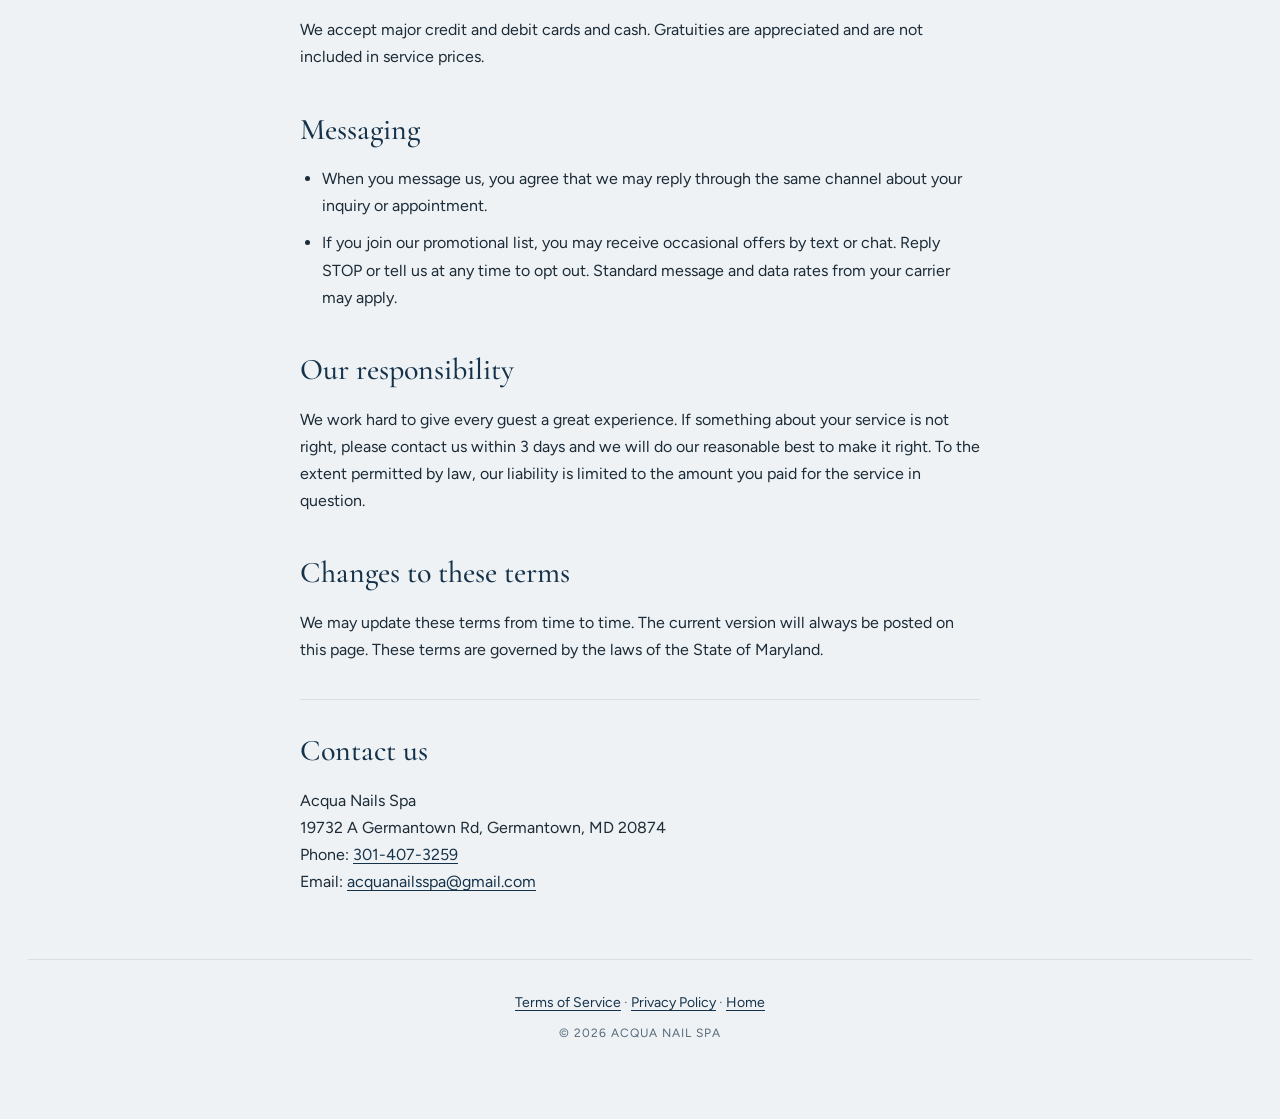
<file: terms.html>
<!DOCTYPE html>
<html lang="en">
<head>
  <meta charset="UTF-8" />
  <meta name="viewport" content="width=device-width, initial-scale=1.0" />
  <title>Terms of Service · Acqua Nail Spa</title>
  <meta name="description" content="Terms of Service for Acqua Nail Spa, including appointments, services, gift certificates, payments and messaging." />
  <link rel="icon" href="images/logo.jpg" />
  <link rel="preconnect" href="https://fonts.googleapis.com" />
  <link rel="preconnect" href="https://fonts.gstatic.com" crossorigin />
  <link href="https://fonts.googleapis.com/css2?family=Cormorant+Garamond:ital,wght@0,400;0,500;0,600;1,400;1,500&family=Figtree:wght@300;400;500;600;700&display=swap" rel="stylesheet" />
  <link rel="stylesheet" href="styles.css" />
  <link rel="stylesheet" href="legal.css" />
</head>
<body class="legal-page">
<header class="legal-top">
  <a class="brand" href="/" aria-label="Acqua Nail Spa home"><img class="brand__logo" src="images/logo.jpg" alt="Acqua Nails and Spa" width="72" height="72" /></a>
  <a class="btn btn--ghost btn--sm" href="/">Back to home</a>
</header>
<main class="legal">
  <p class="eyebrow">Acqua Nail Spa</p>
  <h1>Terms of Service</h1>
  <p class="legal__updated">Last updated: October 30, 2026</p>
  <p>Welcome to Acqua Nails Spa. By using our website (acquanailspa.netlify.app), messaging us through Google, Messenger, or other chat channels, or booking an appointment with us, you agree to the terms below.</p>
  <section>
    <h2>Appointments</h2>
    <ul>
      <li>Please arrive on time. If you arrive more than 15 minutes late, we may need to shorten your service or reschedule, depending on availability.</li>
      <li>If you need to cancel or reschedule, please let us know at least 4 hours before your appointment whenever possible.</li>
      <li>Walk-ins are welcome and are served based on availability.</li>
    </ul>
  </section>
  <section>
    <h2>Services and prices</h2>
    <ul>
      <li>Prices listed on our menu and website are starting prices and may vary with nail length, design complexity, or the condition of your nails. Your technician will confirm the final price before starting whenever it differs.</li>
      <li>Prices may change without notice; the price that applies is the one in effect on the day of your service.</li>
    </ul>
  </section>
  <section>
    <h2>Health and safety</h2>
    <ul>
      <li>Please tell your technician about any allergies, medical conditions, or medications that could affect your service.</li>
      <li>For everyone&#x27;s safety, we may decline or stop a service if we see signs of a nail or skin infection, and we may suggest you see a medical professional first.</li>
      <li>We follow Maryland sanitation requirements and sterilize or dispose of tools as required.</li>
    </ul>
  </section>
  <section>
    <h2>Gift certificates</h2>
    <ul>
      <li>Gift certificates can be used for services and products at Acqua Nails Spa and are not redeemable for cash.</li>
      <li>Please treat gift certificates like cash. We cannot replace lost or stolen certificates.</li>
      <li>Promotional certificates may carry an expiration date, which will be printed on the certificate.</li>
    </ul>
  </section>
  <section>
    <h2>Payments</h2>
    <p>We accept major credit and debit cards and cash. Gratuities are appreciated and are not included in service prices.</p>
  </section>
  <section>
    <h2>Messaging</h2>
    <ul>
      <li>When you message us, you agree that we may reply through the same channel about your inquiry or appointment.</li>
      <li>If you join our promotional list, you may receive occasional offers by text or chat. Reply STOP or tell us at any time to opt out. Standard message and data rates from your carrier may apply.</li>
    </ul>
  </section>
  <section>
    <h2>Our responsibility</h2>
    <p>We work hard to give every guest a great experience. If something about your service is not right, please contact us within 3 days and we will do our reasonable best to make it right. To the extent permitted by law, our liability is limited to the amount you paid for the service in question.</p>
  </section>
  <section>
    <h2>Changes to these terms</h2>
    <p>We may update these terms from time to time. The current version will always be posted on this page. These terms are governed by the laws of the State of Maryland.</p>
  </section>
  <section class="legal__contact">
    <h2>Contact us</h2>
    <p>Acqua Nails Spa<br />19732 A Germantown Rd, Germantown, MD 20874<br />Phone: <a href="tel:+13014073259">301-407-3259</a><br />Email: <a href="mailto:acquanailsspa@gmail.com">acquanailsspa@gmail.com</a></p>
  </section>
</main>
<footer class="legal-foot">
  <a href="terms">Terms of Service</a> · <a href="privacy">Privacy Policy</a> · <a href="/">Home</a>
  <p>© <span id="year"></span> Acqua Nail Spa</p>
</footer>
<script>document.getElementById('year').textContent = new Date().getFullYear();</script>
</body>
</html>
</file>
<file: styles.css>
/* =========================================================
   ACQUA NAILS SPA — water, warmth, calm
   Display: Cormorant Garamond · Body: Figtree
   ========================================================= */

:root {
  --ground: #eef2f4;          /* page ground — pale mist */
  --paper: #ffffff;
  --paper-soft: #f6f8f9;
  --navy: #16324a;            /* deep water */
  --navy-2: #1f4462;
  --ink: #1c2b37;
  --ink-soft: #55697a;
  --ink-mute: #8a9aa8;
  --aqua: #a9cdd6;
  --aqua-deep: #6f9fb4;
  --aqua-pale: #dbe9ed;
  --gold: #b8923a;
  --gold-soft: #d9c08a;
  --gold-pale: #f3ead4;
  --line: rgba(22, 50, 74, 0.10);

  --radius-xl: 40px;
  --radius-lg: 28px;
  --radius-md: 18px;
  --radius-pill: 999px;

  --font-display: 'Cormorant Garamond', 'Times New Roman', serif;
  --font-body: 'Figtree', 'Helvetica Neue', Arial, sans-serif;

  --gutter: clamp(16px, 2.2vw, 32px);
  --ease-out: cubic-bezier(.22, .61, .36, 1);
}

*, *::before, *::after { box-sizing: border-box; }
html { scroll-behavior: smooth; -webkit-text-size-adjust: 100%; }
body {
  margin: 0;
  background: var(--ground);
  color: var(--ink);
  font-family: var(--font-body);
  font-size: 16px;
  line-height: 1.55;
  -webkit-font-smoothing: antialiased;
  padding: var(--gutter);
}
h1, h2, h3, h4 { margin: 0; font-weight: 500; }
p { margin: 0; }
ul { margin: 0; padding: 0; list-style: none; }
[hidden] { display: none !important; }
a { color: inherit; text-decoration: none; }
sup { font-size: .55em; vertical-align: super; line-height: 0; }
em { font-style: italic; }

/* ---------- reveal ---------- */
.reveal {
  opacity: 0;
  transform: translateY(18px);
  transition: opacity .9s var(--ease-out), transform .9s var(--ease-out);
  transition-delay: var(--d, 0s);
}
.reveal.is-in { opacity: 1; transform: none; }
@media (prefers-reduced-motion: reduce) {
  .reveal { opacity: 1; transform: none; transition: none; }
  * { animation: none !important; }
}

/* ---------- buttons & chips ---------- */
.btn {
  display: inline-flex; align-items: center; gap: 12px;
  padding: 10px 10px 10px 22px;
  border-radius: var(--radius-pill);
  font-weight: 500; font-size: 15px; letter-spacing: .01em;
  transition: transform .35s var(--ease-out), box-shadow .35s var(--ease-out), background .3s;
  white-space: nowrap;
}
.btn:hover { transform: translateY(-2px); }
.btn__arrow {
  width: 30px; height: 30px; border-radius: 50%;
  display: grid; place-items: center;
  transition: transform .35s var(--ease-out);
}
.btn:hover .btn__arrow { transform: rotate(45deg); }
.btn--dark { background: var(--navy); color: #fff; box-shadow: 0 10px 30px -12px rgba(22,50,74,.6); }
.btn--dark .btn__arrow { background: rgba(255,255,255,.14); color: #fff; }
.btn--light { background: #fff; color: var(--navy); padding: 8px 20px 8px 8px; box-shadow: 0 8px 24px -12px rgba(22,50,74,.35); }
.btn--light .btn__arrow { background: var(--aqua-pale); color: var(--navy); }
.btn--ghost { background: transparent; color: var(--navy); border: 1px solid var(--line); padding: 12px 22px; }
.btn--ghost:hover { background: rgba(255,255,255,.6); }

.chip {
  display: inline-flex; align-items: center; gap: 8px;
  padding: 10px 18px 10px 14px;
  border-radius: var(--radius-pill);
  background: rgba(255,255,255,.72);
  backdrop-filter: blur(14px); -webkit-backdrop-filter: blur(14px);
  color: var(--navy); font-weight: 500; font-size: 15px;
  box-shadow: 0 8px 30px -14px rgba(22,50,74,.4), inset 0 0 0 1px rgba(255,255,255,.7);
}
.chip--gold { background: var(--gold-pale); color: var(--gold); box-shadow: none; }

.eyebrow {
  display: inline-block;
  font-size: 12px; letter-spacing: .18em; text-transform: uppercase;
  color: var(--gold); font-weight: 600; margin-bottom: 14px;
}

/* =========================================================
   HERO
   ========================================================= */
.hero {
  position: relative;
  height: clamp(640px, 92vh, 900px);
  border-radius: var(--radius-xl);
  overflow: hidden;
  isolation: isolate;
  background: #d7e3e8;
  box-shadow: 0 30px 80px -40px rgba(22,50,74,.35);
}

/* --- the built scene: sky, haze, hills, glass column, gold rings, orbs, water --- */
.hero__scene {
  position: absolute; inset: 0; z-index: 0;
  --px: 0; --py: 0;
}
.hero__scene > div { position: absolute; }

.scene__sky {
  inset: 0;
  background:
    radial-gradient(120% 80% at 50% 0%, #f4f2ee 0%, #e2e7ea 45%, #cfdbe1 100%);
}
.scene__haze {
  inset: 0;
  background:
    radial-gradient(60% 40% at 20% 60%, rgba(255,255,255,.55), transparent 70%),
    radial-gradient(50% 35% at 80% 50%, rgba(214,226,232,.8), transparent 70%);
  transform: translate(calc(var(--px) * -10px), calc(var(--py) * -6px));
  transition: transform .6s var(--ease-out);
}
.scene__hills {
  left: -10%; right: -10%; top: 46%; height: 30%;
  background:
    radial-gradient(45% 100% at 30% 100%, #b9c7cf 0%, #b9c7cf 45%, transparent 46%),
    radial-gradient(35% 90% at 62% 100%, #c5d2d9 0%, #c5d2d9 45%, transparent 46%),
    radial-gradient(40% 80% at 88% 100%, #bcc9d1 0%, #bcc9d1 45%, transparent 46%);
  filter: blur(6px);
  opacity: .9;
  transform: translate(calc(var(--px) * -18px), calc(var(--py) * -8px));
  transition: transform .6s var(--ease-out);
}

/* ribbed glass column on the left edge */
.scene__column {
  left: 0; top: 0; bottom: 0; width: 12%;
  background:
    repeating-linear-gradient(90deg,
      rgba(255,255,255,.75) 0 3px,
      rgba(200,212,220,.55) 3px 9px,
      rgba(255,255,255,.35) 9px 14px,
      rgba(160,180,192,.5) 14px 20px);
  backdrop-filter: blur(2px);
  box-shadow: 18px 0 40px -20px rgba(22,50,74,.25);
  opacity: .95;
}
.scene__column::after {
  content: ''; position: absolute; inset: 0;
  background: linear-gradient(180deg, rgba(255,255,255,.5), transparent 30%, transparent 70%, rgba(22,50,74,.12));
}

/* gold rings */
.scene__ring {
  border-radius: 50%;
  border: 6px solid transparent;
  background:
    linear-gradient(#0000,#0000) padding-box,
    conic-gradient(from 200deg, #e8d5a3, #b8923a 25%, #f1e3bb 50%, #a67f2c 75%, #e8d5a3) border-box;
  -webkit-mask: linear-gradient(#000 0 0) padding-box, linear-gradient(#000 0 0);
  -webkit-mask-composite: xor; mask-composite: exclude;
  filter: drop-shadow(0 20px 30px rgba(22,50,74,.18));
  transform: translate(calc(var(--px) * 14px), calc(var(--py) * 10px));
  transition: transform .6s var(--ease-out);
}
.scene__ring--a { width: 26vw; height: 26vw; max-width: 380px; max-height: 380px; left: 8%; top: 22%; }
.scene__ring--b { width: 22vw; height: 22vw; max-width: 320px; max-height: 320px; left: 12%; top: 34%; opacity: .9; }
.scene__ring--c { width: 16vw; height: 16vw; max-width: 240px; max-height: 240px; left: 10%; top: 50%; opacity: .8; }

/* orbs */
.scene__orb {
  border-radius: 50%;
  transform: translate(calc(var(--px) * 22px), calc(var(--py) * 14px));
  transition: transform .6s var(--ease-out);
}
.scene__orb--marble {
  width: 24vw; height: 24vw; max-width: 340px; max-height: 340px;
  right: -6%; top: 30%;
  background:
    radial-gradient(circle at 35% 30%, rgba(255,255,255,.9), transparent 35%),
    conic-gradient(from 120deg at 50% 50%, #7f9fb3, #d6dfe5 20%, #6b8ea3 35%, #c9d5dc 55%, #5f8299 70%, #d9c08a 82%, #7f9fb3);
  filter: blur(.4px);
  box-shadow: inset -30px -40px 80px rgba(22,50,74,.35), 0 40px 60px -30px rgba(22,50,74,.5);
  animation: drift 14s ease-in-out infinite;
}
.scene__orb--blue {
  width: 11vw; height: 11vw; max-width: 170px; max-height: 170px;
  right: 8%; top: 56%;
  background: radial-gradient(circle at 32% 28%, #9fb6e8, #4e66b8 45%, #2c3f8c 100%);
  box-shadow: inset -10px -14px 30px rgba(10,20,60,.5), 0 30px 50px -22px rgba(30,45,110,.6);
  animation: drift 11s ease-in-out infinite reverse;
}
@keyframes drift {
  0%, 100% { margin-top: 0; }
  50% { margin-top: -14px; }
}

/* soft stones */
.scene__stone {
  border-radius: 50% 50% 45% 45% / 60% 60% 40% 40%;
  background: radial-gradient(circle at 35% 25%, #f5f2ec, #cbd3d6 55%, #a9b6bd);
  box-shadow: 0 30px 40px -24px rgba(22,50,74,.5);
  filter: blur(.3px);
}
.scene__stone--l { left: 18%; top: 62%; width: 20vw; height: 10vw; max-width: 300px; max-height: 150px; }
.scene__stone--r { right: 4%; top: 70%; width: 16vw; height: 8vw; max-width: 240px; max-height: 120px; }

/* water */
.scene__water {
  left: 0; right: 0; bottom: 0; height: 30%;
  background:
    linear-gradient(180deg, rgba(196,212,220,0) 0%, #c7d6dd 12%, #bfd0d9 50%, #b4c7d2 100%);
}
.scene__water::before {
  content: ''; position: absolute; inset: 0;
  background:
    repeating-linear-gradient(180deg, rgba(255,255,255,.18) 0 2px, transparent 2px 9px),
    linear-gradient(180deg, rgba(255,255,255,.3), transparent);
  mix-blend-mode: soft-light;
  opacity: .7;
}
.scene__ripple {
  left: 0; right: 0; bottom: 0; height: 30%;
  background:
    radial-gradient(60% 18% at 30% 40%, rgba(255,255,255,.35), transparent 70%),
    radial-gradient(40% 12% at 70% 60%, rgba(255,255,255,.3), transparent 70%);
  animation: shimmer 9s ease-in-out infinite;
}
@keyframes shimmer {
  0%, 100% { opacity: .6; transform: translateX(0); }
  50% { opacity: 1; transform: translateX(-2%); }
}
.scene__grain {
  inset: 0; opacity: .12; mix-blend-mode: multiply;
  background-image: url("data:image/svg+xml,%3Csvg xmlns='http://www.w3.org/2000/svg' width='160' height='160'%3E%3Cfilter id='n'%3E%3CfeTurbulence type='fractalNoise' baseFrequency='.9' numOctaves='2' stitchTiles='stitch'/%3E%3C/filter%3E%3Crect width='100%25' height='100%25' filter='url(%23n)' opacity='.5'/%3E%3C/svg%3E");
}

/* --- nav --- */
.nav {
  position: absolute; z-index: 5; top: 0; left: 0; right: 0;
  display: flex; align-items: center; justify-content: space-between;
  padding: clamp(18px, 2.4vw, 32px) clamp(20px, 3vw, 44px);
}
.brand { display: inline-flex; align-items: center; gap: 10px; color: var(--navy); }
.brand__mark { width: 34px; height: 34px; color: var(--gold); }
.brand__name { font-family: var(--font-display); font-size: 22px; font-weight: 600; letter-spacing: .02em; line-height: 1; }
.brand__name em { font-weight: 400; }

.nav__links { display: flex; gap: clamp(18px, 3vw, 40px); }
.nav__links a {
  display: inline-flex; align-items: center; gap: 6px;
  color: var(--navy-2); font-size: 16px; font-weight: 400;
  position: relative; padding: 4px 0;
}
.nav__links a::after {
  content: ''; position: absolute; left: 0; bottom: -2px; height: 1px; width: 100%;
  background: var(--navy); transform: scaleX(0); transform-origin: left;
  transition: transform .4s var(--ease-out);
}
.nav__links a:hover::after { transform: scaleX(1); }

.nav__toggle {
  display: none; width: 44px; height: 44px; border-radius: 50%;
  border: 0; background: rgba(255,255,255,.7); backdrop-filter: blur(10px);
  cursor: pointer; place-items: center; gap: 5px; flex-direction: column;
}
.nav__toggle span { width: 18px; height: 1.5px; background: var(--navy); display: block; transition: transform .3s; }

/* --- hero copy --- */
.hero__content {
  position: absolute; z-index: 3; inset: 0;
  display: flex; flex-direction: column; align-items: center; justify-content: center;
  text-align: center; padding: 0 clamp(20px, 6vw, 80px);
  transform: translateY(-4%);
}
.hero__title {
  font-family: var(--font-display);
  font-size: clamp(48px, 8.4vw, 124px);
  line-height: .95; letter-spacing: -.02em;
  color: var(--navy); margin: 22px 0 22px;
  max-width: 14ch;
}
.hero__title-ital { font-style: italic; font-weight: 400; color: var(--navy-2); }
.hero__sub {
  max-width: 56ch; font-size: clamp(16px, 1.4vw, 19px); color: var(--navy-2);
  text-wrap: balance;
}

/* --- floating stat card (bottom-left) --- */
.hero__stat {
  position: absolute; z-index: 4; left: clamp(16px, 3vw, 44px); bottom: clamp(16px, 3vw, 44px);
  padding: 26px 26px 22px; min-width: 240px;
  border-radius: var(--radius-lg);
  background: rgba(255,255,255,.55);
  backdrop-filter: blur(20px); -webkit-backdrop-filter: blur(20px);
  box-shadow: 0 30px 60px -30px rgba(22,50,74,.45), inset 0 0 0 1px rgba(255,255,255,.7);
  display: flex; flex-direction: column; align-items: flex-start;
}
.stat__num { font-family: var(--font-display); font-size: 56px; line-height: 1; color: var(--navy); font-weight: 500; }
.stat__num sup { font-size: .5em; color: var(--gold); font-weight: 600; }
.stat__label { font-size: 12px; letter-spacing: .16em; text-transform: uppercase; color: var(--navy-2); font-weight: 600; margin: 6px 0 16px; }
.btn__arrow--first { margin-right: 4px; }

/* --- bottom-right cut-out card --- */
.hero__corner {
  position: absolute; z-index: 4; right: 0; bottom: 0;
  display: flex; align-items: center; gap: 22px;
  padding: 34px 40px 22px 44px;
  background: var(--ground);
  border-top-left-radius: var(--radius-xl);
  color: var(--navy);
}
.hero__corner::before, .hero__corner::after {
  content: ''; position: absolute; width: var(--radius-xl); height: var(--radius-xl);
  background: radial-gradient(circle at 0 0, transparent var(--radius-xl), var(--ground) calc(var(--radius-xl) + 1px));
}
.hero__corner::before { left: calc(var(--radius-xl) * -1); bottom: 0; transform: none; }
.hero__corner::after { right: 0; top: calc(var(--radius-xl) * -1); }
.corner__circle {
  width: 84px; height: 84px; border-radius: 50%;
  background: #fff; display: grid; place-items: center; color: var(--navy);
  box-shadow: 0 16px 34px -20px rgba(22,50,74,.5);
  transition: transform .5s var(--ease-out);
}
.hero__corner:hover .corner__circle { transform: rotate(45deg); }
.corner__text { display: flex; flex-direction: column; gap: 4px; }
.corner__text strong { font-size: clamp(20px, 2vw, 28px); font-weight: 500; }
.corner__text span { display: inline-flex; align-items: center; gap: 6px; color: var(--navy-2); font-size: 17px; }

/* =========================================================
   PILLARS
   ========================================================= */
.pillars {
  display: grid; grid-template-columns: repeat(3, 1fr); gap: var(--gutter);
  margin-top: var(--gutter);
}
.pillar {
  background: var(--paper); border-radius: var(--radius-lg);
  padding: 30px 30px 32px; position: relative; overflow: hidden;
  min-height: 190px;
}
.pillar::after {
  content: ''; position: absolute; right: -40px; bottom: -40px; width: 140px; height: 140px; border-radius: 50%;
  background: radial-gradient(circle, var(--aqua-pale), transparent 70%);
}
.pillar__index { font-size: 12px; letter-spacing: .18em; color: var(--gold); font-weight: 600; }
.pillar h3 { font-family: var(--font-display); font-size: 36px; margin: 8px 0 8px; color: var(--navy); }
.pillar p { color: var(--ink-soft); max-width: 36ch; }

/* =========================================================
   SECTIONS (shared)
   ========================================================= */
.section { margin-top: clamp(64px, 9vw, 120px); }
.section__head { max-width: 62ch; margin-bottom: clamp(28px, 4vw, 48px); }
.section__head--center { text-align: center; margin-inline: auto; }
.section__head h2 {
  font-family: var(--font-display); font-size: clamp(40px, 5.4vw, 72px);
  line-height: 1; letter-spacing: -.015em; color: var(--navy);
}
.section__head h2 em { color: var(--aqua-deep); font-weight: 400; }
.section__head p { margin-top: 16px; color: var(--ink-soft); font-size: 17px; max-width: 58ch; }

/* =========================================================
   PACKAGES
   ========================================================= */
.tabs {
  position: relative; display: inline-flex; gap: 4px;
  padding: 5px; border-radius: var(--radius-pill);
  background: #fff; box-shadow: inset 0 0 0 1px var(--line);
  margin-bottom: 28px;
}
.tab {
  position: relative; z-index: 1;
  border: 0; background: transparent; cursor: pointer;
  padding: 10px 24px; border-radius: var(--radius-pill);
  font: 500 15px var(--font-body); color: var(--navy-2);
  transition: color .3s;
}
.tab.is-active { color: #fff; }
.tabs__glider {
  position: absolute; top: 5px; bottom: 5px; left: 0;
  border-radius: var(--radius-pill); background: var(--navy);
  transition: transform .45s var(--ease-out), width .45s var(--ease-out);
}

.tier-grid { display: grid; gap: var(--gutter); }
.tier-grid--4 { grid-template-columns: repeat(4, 1fr); }
.tier-grid--3 { grid-template-columns: repeat(3, 1fr); }

.tier {
  position: relative;
  background: var(--paper); border-radius: var(--radius-lg);
  padding: 28px 26px 26px;
  display: flex; flex-direction: column;
  box-shadow: 0 1px 0 rgba(22,50,74,.04);
  transition: transform .5s var(--ease-out), box-shadow .5s var(--ease-out);
}
.tier:hover { transform: translateY(-6px); box-shadow: 0 30px 50px -32px rgba(22,50,74,.4); }
.tier--featured {
  background: linear-gradient(160deg, #1b3a55, #16324a 60%, #10263a);
  color: #eef4f7;
}
.tier__badge {
  position: absolute; top: 18px; right: 18px;
  font-size: 11px; letter-spacing: .14em; text-transform: uppercase; font-weight: 600;
  color: var(--gold-soft); background: rgba(255,255,255,.08); padding: 6px 10px; border-radius: var(--radius-pill);
}
.tier__head { display: flex; flex-direction: column; gap: 8px; }
.tier__code {
  font-family: var(--font-display); font-size: 30px; font-weight: 600; color: var(--gold); line-height: 1;
}
.tier__head h3 { font-size: 17px; font-weight: 600; letter-spacing: .01em; color: inherit; }
.tier:not(.tier--featured) .tier__head h3 { color: var(--navy); }
.tier__price {
  font-family: var(--font-display); font-size: 64px; line-height: 1; margin: 20px 0 20px; font-weight: 500;
  color: inherit;
}
.tier:not(.tier--featured) .tier__price { color: var(--navy); }
.tier__price .cur { font-size: .45em; vertical-align: top; margin-right: 2px; color: var(--gold); }
.tier__list { display: flex; flex-direction: column; gap: 10px; flex: 1; font-size: 14.5px; }
.tier__list li { display: flex; gap: 10px; align-items: flex-start; line-height: 1.4; }
.tier__list i {
  flex: 0 0 18px; height: 18px; margin-top: 1px; border-radius: 50%;
  background: var(--aqua-pale); position: relative;
}
.tier__list i::after {
  content: ''; position: absolute; left: 6px; top: 3px; width: 4px; height: 8px;
  border: solid var(--navy); border-width: 0 1.6px 1.6px 0; transform: rotate(45deg);
}
.tier--featured .tier__list i { background: rgba(255,255,255,.12); }
.tier--featured .tier__list i::after { border-color: var(--gold-soft); }
.tier__list .minutes b { font-weight: 600; color: var(--gold); }
.tier:not(.tier--featured) .tier__list { color: var(--ink-soft); }
.tier__cta {
  margin-top: 24px; text-align: center; padding: 12px; border-radius: var(--radius-pill);
  font-weight: 500; font-size: 14.5px;
  background: var(--paper-soft); color: var(--navy);
  transition: background .3s, color .3s;
}
.tier__cta:hover { background: var(--navy); color: #fff; }
.tier--featured .tier__cta { background: var(--gold); color: #1a1607; }
.tier--featured .tier__cta:hover { background: var(--gold-soft); }

/* compare */
.compare {
  margin-top: var(--gutter);
  background: var(--paper); border-radius: var(--radius-lg);
  overflow: hidden;
}
.compare summary {
  list-style: none; cursor: pointer;
  display: flex; align-items: center; justify-content: space-between;
  padding: 22px 28px; font-weight: 500; color: var(--navy); font-size: 16px;
}
.compare summary::-webkit-details-marker { display: none; }
.compare summary i {
  width: 34px; height: 34px; border-radius: 50%; background: var(--paper-soft); position: relative;
  transition: transform .4s var(--ease-out);
}
.compare summary i::before, .compare summary i::after {
  content: ''; position: absolute; left: 50%; top: 50%; background: var(--navy);
  width: 12px; height: 1.5px; transform: translate(-50%, -50%);
}
.compare summary i::after { transform: translate(-50%, -50%) rotate(90deg); }
.compare[open] summary i { transform: rotate(45deg); }
.compare__wrap { overflow-x: auto; padding: 0 28px 8px; }
.compare__table { width: 100%; border-collapse: collapse; min-width: 560px; font-size: 14.5px; }
.compare__table caption { text-align: left; font-family: var(--font-display); font-size: 22px; color: var(--navy); padding: 6px 0 14px; }
.compare__table th, .compare__table td { padding: 12px 10px; border-top: 1px solid var(--line); text-align: center; }
.compare__table th[scope="row"] { text-align: left; font-weight: 400; color: var(--ink); }
.compare__table th[scope="row"] small, .compare__table thead small { color: var(--ink-mute); font-weight: 400; }
.compare__table thead th { font-family: var(--font-display); font-size: 22px; color: var(--navy); border-top: 0; }
.compare__table thead th:first-child { font-family: var(--font-body); font-size: 13px; letter-spacing: .1em; text-transform: uppercase; color: var(--ink-mute); text-align: left; }
.compare__table td { color: var(--aqua-deep); font-weight: 600; }
.compare__table tfoot th, .compare__table tfoot td { background: var(--paper-soft); font-weight: 600; color: var(--navy); font-size: 16px; }
.compare__note { padding: 12px 28px 24px; color: var(--ink-mute); font-size: 13.5px; font-style: italic; }

/* =========================================================
   MENU
   ========================================================= */
.menu__grid {
  display: grid; grid-template-columns: repeat(3, 1fr); gap: var(--gutter);
}
.menu__col {
  background: var(--paper); border-radius: var(--radius-lg); padding: 28px 28px 24px;
}
.menu__col--wide { grid-row: span 2; }
.menu__grid { grid-auto-flow: dense; align-items: start; }
.menu__col--accent { background: linear-gradient(150deg, #f7f1e1, #efe2c4); }
.menu__col h3 {
  font-family: var(--font-display); font-size: 28px; color: var(--navy); line-height: 1.05;
  margin-bottom: 14px;
}
.menu__col h3 + .price-list { margin-top: 0; }
.menu__col h3:not(:first-child) { margin-top: 26px; }
.menu__col h3 small { font-family: var(--font-body); font-size: 13px; color: var(--ink-mute); font-weight: 400; }
.menu__hint { font-size: 13px; color: var(--gold); font-weight: 500; margin: -8px 0 12px; }
.price-list li {
  display: flex; align-items: baseline; flex-wrap: wrap; gap: 2px 10px; padding: 9px 0;
  border-bottom: 1px dashed var(--line);
}
.price-list li:last-child { border-bottom: 0; }
.price-list span { flex: 1; color: var(--ink); font-size: 15px; }
.price-list span::after {
  content: ''; display: inline-block; width: 100%; vertical-align: baseline;
}
.price-list b { font-weight: 600; color: var(--navy); font-variant-numeric: tabular-nums; }
.price-list__desc { flex: 0 0 100%; font-size: 13px; line-height: 1.45; color: var(--ink-soft); }
.price-list--two { display: grid; grid-template-columns: 1fr 1fr; column-gap: 26px; }

.beverages { margin-top: 26px; padding-top: 20px; border-top: 1px solid var(--line); }
.beverages h4 { font-size: 12px; letter-spacing: .16em; text-transform: uppercase; color: var(--gold); font-weight: 600; margin-bottom: 10px; }
.beverages ul { display: flex; flex-wrap: wrap; gap: 8px; }
.beverages li { font-size: 13.5px; background: var(--paper-soft); padding: 6px 12px; border-radius: var(--radius-pill); color: var(--navy-2); }

/* =========================================================
   SHAPES
   ========================================================= */
.shapes__row {
  display: grid; grid-template-columns: repeat(7, 1fr); gap: 12px;
  background: var(--paper); border-radius: var(--radius-lg); padding: clamp(24px, 4vw, 48px);
}
.shape { margin: 0; text-align: center; }
.shape svg { width: 56px; height: 100px; display: block; margin: 0 auto 12px; overflow: visible; }
.shape path {
  fill: url(#nailGrad); fill: #f3d9d3;
  stroke: #e2b8b0; stroke-width: 1;
  transition: transform .5s var(--ease-out);
  transform-origin: 50% 100%;
}
.shape:hover path { transform: translateY(-6px) scale(1.04); }
.shape figcaption { font-size: 14px; color: var(--navy-2); font-weight: 500; }

/* =========================================================
   POLICIES
   ========================================================= */
.policies__card {
  background: var(--paper); border-radius: var(--radius-xl);
  padding: clamp(28px, 5vw, 64px);
  display: grid; grid-template-columns: 1fr 1.4fr; gap: clamp(28px, 5vw, 72px);
}
.policies .section__head { margin-bottom: 0; }
.policy-list { display: flex; flex-direction: column; }
.policy-list li {
  display: grid; grid-template-columns: 44px 1fr; gap: 18px; padding: 22px 0;
  border-top: 1px solid var(--line);
}
.policy-list li:first-child { border-top: 0; padding-top: 0; }
.policy-list svg { width: 44px; height: 44px; color: var(--gold); padding: 10px; border-radius: 14px; background: var(--gold-pale); }
.policy-list h4 { font-size: 16px; font-weight: 600; color: var(--navy); margin-bottom: 6px; }
.policy-list p { color: var(--ink-soft); font-size: 15px; }
.policy-list p b { color: var(--gold); font-weight: 600; }

/* =========================================================
   VISIT / FOOTER
   ========================================================= */
.visit { margin-top: clamp(64px, 9vw, 120px); }
.visit__card {
  position: relative; overflow: hidden; isolation: isolate;
  border-radius: var(--radius-xl);
  background: linear-gradient(180deg, #dbe6ea, #c9d9e0);
}
.visit__scene { position: absolute; inset: 0; z-index: 0; }
.visit__scene > div { position: absolute; }
.scene__water--footer { height: 55%; }
.visit__inner {
  position: relative; z-index: 1;
  display: grid; grid-template-columns: 1.4fr 1fr; gap: clamp(28px, 5vw, 80px);
  padding: clamp(32px, 6vw, 80px);
}
.visit__main h2 {
  font-family: var(--font-display); font-size: clamp(36px, 4.8vw, 64px); line-height: 1;
  color: var(--navy); margin: 22px 0 18px; letter-spacing: -.015em; max-width: 16ch;
}
.visit__main h2 em { color: var(--aqua-deep); font-weight: 400; }
.visit__main p { color: var(--navy-2); max-width: 56ch; font-size: 16.5px; }
.visit__actions { display: flex; gap: 12px; flex-wrap: wrap; margin-top: 28px; }
.visit__aside {
  background: rgba(255,255,255,.6); backdrop-filter: blur(16px);
  border-radius: var(--radius-lg); padding: 28px;
  display: flex; flex-direction: column; gap: 22px; align-self: start;
  box-shadow: inset 0 0 0 1px rgba(255,255,255,.7);
}
.visit__block h4 { font-size: 12px; letter-spacing: .16em; text-transform: uppercase; color: var(--gold); font-weight: 600; margin-bottom: 6px; }
.visit__block p { color: var(--navy-2); font-size: 15.5px; }
.socials { display: flex; gap: 10px; }
.socials a {
  width: 42px; height: 42px; border-radius: 50%; display: grid; place-items: center;
  background: #fff; color: var(--navy); transition: transform .3s, background .3s, color .3s;
}
.socials a:hover { transform: translateY(-3px); background: var(--navy); color: #fff; }
.socials svg { width: 20px; height: 20px; }

.visit__bottom {
  position: relative; z-index: 1;
  display: flex; align-items: center; justify-content: space-between; gap: 16px; flex-wrap: wrap;
  padding: 22px clamp(32px, 6vw, 80px);
  border-top: 1px solid rgba(22,50,74,.12);
}
.visit__motto { font-family: var(--font-display); font-size: 20px; letter-spacing: .06em; color: var(--navy); }
.visit__copy { font-size: 13px; color: var(--navy-2); }

/* =========================================================
   RESPONSIVE
   ========================================================= */
@media (max-width: 1100px) {
  .tier-grid--4 { grid-template-columns: repeat(2, 1fr); }
  .menu__grid { grid-template-columns: repeat(2, 1fr); }
  .menu__col--wide { grid-row: auto; }
  .shapes__row { grid-template-columns: repeat(4, 1fr); row-gap: 28px; }
}
@media (max-width: 900px) {
  .nav__links { display: none; }
  .nav__toggle { display: grid; }
  .nav .btn--dark { display: none; }
  .nav.is-open .nav__links {
    display: flex; flex-direction: column; gap: 6px;
    position: absolute; top: calc(100% - 8px); right: 20px; left: 20px;
    background: rgba(255,255,255,.92); backdrop-filter: blur(18px);
    border-radius: var(--radius-md); padding: 14px 18px;
    box-shadow: 0 30px 60px -30px rgba(22,50,74,.5);
  }
  .nav.is-open .nav__links a { padding: 10px 0; font-size: 18px; }
  .nav.is-open .nav__toggle span:first-child { transform: translateY(3px) rotate(45deg); }
  .nav.is-open .nav__toggle span:last-child { transform: translateY(-3.5px) rotate(-45deg); }

  .hero { height: auto; min-height: 640px; }
  .hero__content { position: relative; padding-top: 130px; padding-bottom: 260px; transform: none; }
  .hero__stat { left: 16px; bottom: 16px; min-width: 0; padding: 20px; }
  .stat__num { font-size: 44px; }
  .hero__corner { padding: 24px 22px 14px 26px; gap: 14px; }
  .corner__circle { width: 60px; height: 60px; }
  .corner__text span { font-size: 15px; }
  .scene__column { width: 8%; }
  .scene__ring--a { left: 4%; top: 16%; width: 40vw; height: 40vw; }
  .scene__ring--b { left: 8%; top: 26%; width: 34vw; height: 34vw; }
  .scene__ring--c { display: none; }
  .scene__orb--marble { width: 40vw; height: 40vw; top: 22%; }
  .scene__orb--blue { width: 18vw; height: 18vw; top: 58%; }

  .pillars { grid-template-columns: 1fr; }
  .tier-grid--3 { grid-template-columns: 1fr; }
  .policies__card { grid-template-columns: 1fr; }
  .visit__inner { grid-template-columns: 1fr; }
}
@media (max-width: 600px) {
  body { padding: 10px; }
  .hero { border-radius: 28px; }
  .hero__content { padding-bottom: 300px; }
  .hero__title { font-size: clamp(42px, 13vw, 64px); }
  .hero__stat { right: 16px; }
  .hero__corner { position: absolute; right: 0; bottom: 0; }
  .hero__stat { bottom: 108px; }
  .tier-grid--4 { grid-template-columns: 1fr; }
  .menu__grid { grid-template-columns: 1fr; }
  .price-list--two { grid-template-columns: 1fr; }
  .shapes__row { grid-template-columns: repeat(3, 1fr); }
  .compare__wrap { padding: 0 16px 8px; }
  .compare summary, .compare__note { padding-inline: 18px; }
  .visit__bottom { justify-content: center; text-align: center; }
}

/* =========================================================
   REVISIONS: bolder hero text, stat card copy, sip section, reviews
   ========================================================= */
.hero__title { font-weight: 600; text-shadow: 0 2px 24px rgba(255,255,255,.55); }
.hero__title-ital { font-weight: 500; }
.chip--hero {
  margin-top: 10px;
  background: rgba(255,255,255,.9);
  font-weight: 700; font-size: 16px; letter-spacing: .01em;
  color: var(--navy);
  box-shadow: 0 12px 34px -14px rgba(22,50,74,.5), inset 0 0 0 1px #fff;
}
.stat__title { font-family: var(--font-display); font-size: 34px; line-height: 1.05; color: var(--navy); font-weight: 600; max-width: 9ch; }
.stat__label { text-transform: none; letter-spacing: .02em; font-size: 14px; font-weight: 500; }
.hero__stat { max-width: 300px; }

/* sip & relax */
.sip__card { background: var(--paper); border-radius: var(--radius-xl); padding: clamp(28px, 5vw, 56px); }
.sip .section__head { margin-bottom: 28px; }
.sip__row { display: grid; grid-template-columns: repeat(4, 1fr); gap: var(--gutter); max-width: 900px; margin: 0 auto; }
.sip__row li {
  display: flex; flex-direction: column; align-items: center; gap: 12px;
  padding: 26px 16px; border-radius: var(--radius-lg);
  background: linear-gradient(180deg, var(--paper-soft), #eef3f5);
  font-weight: 600; color: var(--navy);
  transition: transform .4s var(--ease-out);
}
.sip__row li:hover { transform: translateY(-4px); }
.sip__icon { font-size: 34px; line-height: 1; }

/* reviews */
.reviews__head {
  display: flex; align-items: flex-end; justify-content: space-between; gap: 24px; flex-wrap: wrap;
  margin-bottom: 28px;
}
.reviews__head h2 { font-family: var(--font-display); font-size: clamp(40px, 5.4vw, 72px); line-height: 1; letter-spacing: -.015em; color: var(--navy); }
.reviews__head h2 em { color: var(--aqua-deep); font-weight: 400; }
.reviews__summary {
  display: flex; align-items: center; gap: 16px;
  background: var(--paper); border-radius: var(--radius-pill); padding: 10px 12px 10px 18px;
}
.g-logo { width: 30px; height: 30px; }
.reviews__stars { color: #d32323; letter-spacing: 2px; font-size: 16px; line-height: 1; }
.reviews__meta { font-size: 13px; color: var(--ink-soft); margin-top: 3px; }
.reviews__meta b { color: var(--navy); }
.btn--sm { padding: 9px 16px; font-size: 13.5px; }

.reviews__scroller { position: relative; }
.reviews__track {
  display: flex; gap: var(--gutter);
  overflow-x: auto; scroll-snap-type: x mandatory; scroll-behavior: smooth;
  padding: 4px 4px 18px; margin: 0 -4px;
  scrollbar-width: thin; scrollbar-color: var(--aqua-deep) transparent;
  cursor: grab;
}
.reviews__track.is-dragging { cursor: grabbing; scroll-snap-type: none; scroll-behavior: auto; }
.reviews__track::-webkit-scrollbar { height: 6px; }
.reviews__track::-webkit-scrollbar-thumb { background: var(--aqua-deep); border-radius: 999px; }
.reviews__track::-webkit-scrollbar-track { background: rgba(22,50,74,.06); border-radius: 999px; }
.review {
  flex: 0 0 clamp(280px, 30vw, 380px); scroll-snap-align: start;
  background: var(--paper); border-radius: var(--radius-lg); padding: 26px;
  display: flex; flex-direction: column; gap: 14px;
}
.review__top { display: flex; align-items: center; gap: 12px; }
.review__avatar {
  width: 42px; height: 42px; border-radius: 50%; display: grid; place-items: center;
  background: var(--aqua-pale); color: var(--navy); font-weight: 700; font-size: 15px;
}
.review__name { font-weight: 600; color: var(--navy); font-size: 15px; }
.review__loc { font-size: 12.5px; color: var(--ink-mute); }
.review__stars { color: #d32323; letter-spacing: 2px; font-size: 14px; }
.review__text {
  color: var(--ink-soft); font-size: 15px; line-height: 1.6; flex: 1;
  display: -webkit-box; -webkit-box-orient: vertical; -webkit-line-clamp: 7; overflow: hidden;
}
.review.is-open .review__text { -webkit-line-clamp: unset; display: block; }
.review__para { display: block; }
.review__para + .review__para { margin-top: 8px; }
.review__more {
  align-self: flex-start; border: 0; background: none; padding: 0; cursor: pointer;
  font: 600 13.5px var(--font-body); color: var(--navy); text-decoration: underline; text-underline-offset: 3px;
}
.review { align-self: flex-start; }
.review__g { display: inline-flex; align-items: center; gap: 6px; font-size: 12px; color: var(--ink-mute); }
.review__g svg { width: 14px; height: 14px; }
.reviews__nav {
  position: absolute; top: 50%; transform: translateY(-50%); z-index: 2;
  width: 44px; height: 44px; border-radius: 50%; border: 0; cursor: pointer;
  background: var(--navy); color: #fff; display: grid; place-items: center;
  box-shadow: 0 12px 30px -12px rgba(22,50,74,.6);
  transition: opacity .3s, transform .3s;
}
.reviews__nav--prev { left: -12px; }
.reviews__nav--next { right: -12px; }
.reviews__nav[disabled] { opacity: 0; pointer-events: none; }
.reviews__note { margin-top: 6px; font-size: 13px; color: var(--ink-mute); font-style: italic; }
.reviews__note code { font-style: normal; font-family: ui-monospace, Menlo, monospace; font-size: 12px; }

@media (max-width: 900px) {
  .sip__row { grid-template-columns: repeat(2, 1fr); }
  .reviews__nav { display: none; }
  .stat__title { font-size: 26px; }
}
.visit__block p a { border-bottom: 1px solid transparent; transition: border-color .3s; }
.visit__block p a:hover { border-color: var(--navy-2); }
.visit__block p + p { margin-top: 6px; }
.chip--mini { padding: 7px 14px; font-size: 12px; letter-spacing: .14em; text-transform: uppercase; font-weight: 700; margin-bottom: 8px; background: rgba(255,255,255,.88); }
.visit__tag { font-size: 12px; letter-spacing: .16em; text-transform: uppercase; color: var(--gold); font-weight: 600; }
.visit__bottom .brand--footer { display: inline-flex; }
.btn--hero { margin-top: 18px; padding: 13px 13px 13px 26px; font-size: 16px; }
.btn--hero .btn__arrow { width: 32px; height: 32px; }
@media (max-width: 600px) { .hero__content { padding-bottom: 320px; } }

/* =========================================================
   PHOTOS: logo, our work gallery, menu photo headers
   ========================================================= */
.brand__logo {
  width: 104px; height: 104px; border-radius: 50%; object-fit: cover; display: block;
  background: #fff; box-shadow: 0 10px 30px -14px rgba(22,50,74,.45), inset 0 0 0 1px rgba(184,146,58,.25);
}
.brand__logo--footer { width: 96px; height: 96px; }
.work__grid { display: grid; grid-template-columns: repeat(3, 1fr); gap: var(--gutter); }
.work__item { margin: 0; background: var(--paper); border-radius: var(--radius-lg); overflow: hidden; padding: 12px 12px 16px; }
.work__item img {
  width: 100%; aspect-ratio: 4 / 5; object-fit: cover; object-position: 50% 30%; display: block;
  border-radius: calc(var(--radius-lg) - 10px); transition: transform 1.2s var(--ease-out);
}
.work__item:hover img { transform: scale(1.02); }
.work__item figcaption { padding: 14px 6px 0; color: var(--navy); font-size: 14.5px; font-weight: 600; text-align: center; }
.menu__col--photo { padding-top: 0; }
.menu__photo {
  width: calc(100% + 56px); margin: 0 -28px 22px; height: 180px; object-fit: cover; display: block;
  border-radius: var(--radius-lg) var(--radius-lg) 0 0;
}
@media (max-width: 900px) {
  .work__grid { grid-template-columns: repeat(3, 1fr); }
  .brand__logo { width: 72px; height: 72px; }
}
@media (max-width: 600px) {
  .work__grid { grid-template-columns: 1fr; }
}
</file>
<file: legal.css>
/* legal pages: terms and privacy */
.legal-page { background: var(--ground); }
.legal-top { display: flex; align-items: center; justify-content: space-between; gap: 16px; padding: 18px clamp(20px,4vw,56px); background: rgba(255,255,255,.75); border-bottom: 1px solid var(--line); position: sticky; top: 0; z-index: 5; }
.legal { max-width: 760px; margin: 0 auto; padding: clamp(48px,7vw,96px) clamp(20px,4vw,40px) 40px; }
.legal h1 { font-family: var(--font-display); font-weight: 400; font-size: clamp(44px,6vw,64px); line-height: 1.02; color: var(--navy); margin: 8px 0 12px; }
.legal__updated { color: var(--ink-soft); font-size: 14px; margin-bottom: 36px; }
.legal section { margin-top: 36px; }
.legal h2 { font-family: var(--font-display); font-weight: 500; font-size: 30px; color: var(--navy); margin-bottom: 12px; }
.legal p, .legal li { color: var(--ink); font-size: 16px; line-height: 1.7; }
.legal p + p { margin-top: 12px; }
.legal ul { list-style: disc; padding-left: 22px; display: grid; gap: 10px; }
.legal a { color: var(--navy); text-decoration: underline; text-underline-offset: 3px; }
.legal__contact { border-top: 1px solid var(--line); padding-top: 28px; }
.legal-foot { text-align: center; padding: 32px 20px 48px; color: var(--ink-soft); font-size: 14px; border-top: 1px solid var(--line); margin-top: 24px; }
.legal-foot a { color: var(--navy); text-decoration: underline; text-underline-offset: 3px; }
.legal-foot p { margin-top: 10px; font-size: 12px; letter-spacing: .08em; text-transform: uppercase; }
.legal-links { display: flex; gap: 18px; flex-wrap: wrap; font-size: 12px; letter-spacing: .12em; text-transform: uppercase; }
.legal-links a { color: inherit; text-decoration: underline; text-underline-offset: 4px; }
</file>
